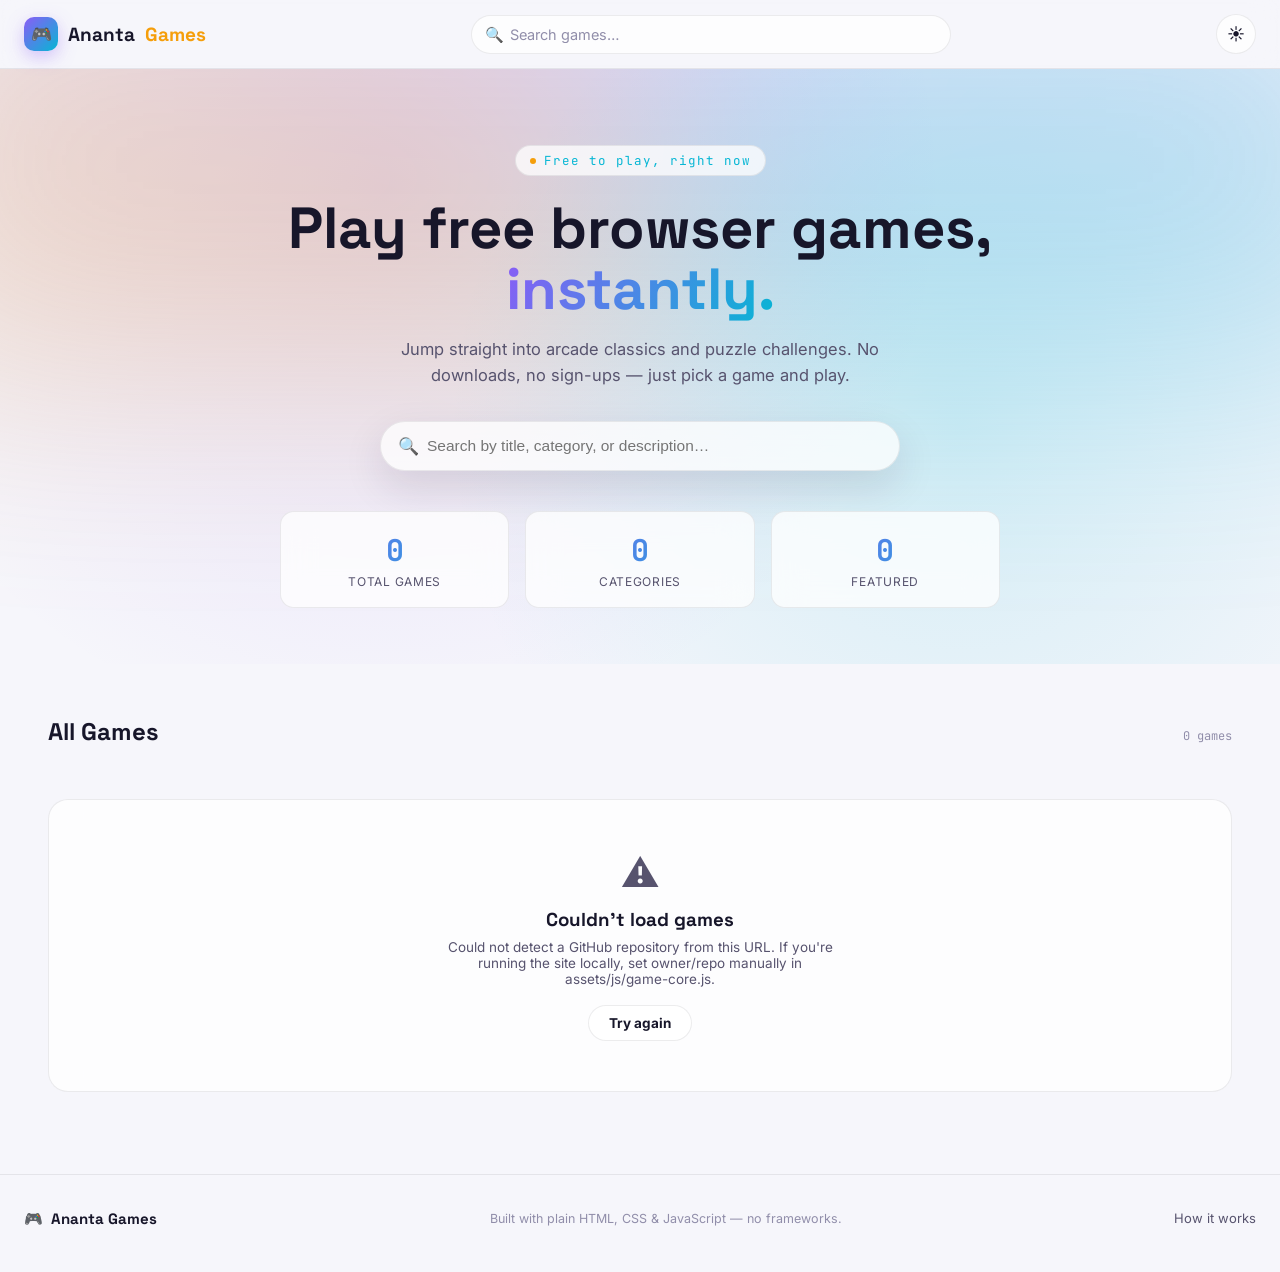
<file: index.html>
<!DOCTYPE html>
<html lang="en" data-theme="dark">
<head>
<meta charset="UTF-8">
<meta name="viewport" content="width=device-width, initial-scale=1.0">
<title>Ananta Games — Play instantly, no installs</title>
<meta name="description" content="Free browser games you can play instantly — no downloads, no sign-ups.">
<link rel="icon" type="image/svg+xml" href="assets/favicon.svg">
<link rel="stylesheet" href="assets/css/style.css">
</head>
<body data-theme="dark">

<header class="site-header">
  <div class="header-inner">
    <a class="logo" href="index.html" aria-label="Ananta Games home">
      <span class="logo-mark" aria-hidden="true">🎮</span>
      Ananta <span class="accent">Games</span>
    </a>

    <div class="search-wrap">
      <span class="search-icon" aria-hidden="true">🔍</span>
      <label for="searchInput" class="visually-hidden">Search games</label>
      <input type="search" id="searchInput" placeholder="Search games…" autocomplete="off">
    </div>

    <button class="icon-btn" id="themeToggle" type="button" aria-label="Toggle dark and light theme">
      <span id="themeIcon" aria-hidden="true">☾</span>
    </button>
  </div>
</header>

<main>

  <section class="hero">
    <div class="hero-inner">
      <span class="eyebrow"><span class="dot" aria-hidden="true"></span> Free to play, right now</span>
      <h1>Play free browser games, <span class="grad">instantly.</span></h1>
      <p class="lead">Jump straight into arcade classics and puzzle challenges. No downloads, no sign-ups — just pick a game and play.</p>

      <div class="hero-search">
        <span class="search-icon" aria-hidden="true">🔍</span>
        <label for="heroSearchInput" class="visually-hidden">Search games</label>
        <input type="search" id="heroSearchInput" placeholder="Search by title, category, or description…" autocomplete="off">
      </div>

      <div class="stats-strip" aria-live="polite">
        <div class="stat-card glass">
          <div class="stat-num" id="statTotal">0</div>
          <div class="stat-label">Total games</div>
        </div>
        <div class="stat-card glass">
          <div class="stat-num" id="statCategories">0</div>
          <div class="stat-label">Categories</div>
        </div>
        <div class="stat-card glass">
          <div class="stat-num" id="statFeatured">0</div>
          <div class="stat-label">Featured</div>
        </div>
      </div>
    </div>
  </section>

  <section class="section" id="featuredSection" style="display:none;">
    <div class="container">
      <div class="section-head">
        <h2>★ Featured Games</h2>
      </div>
      <div class="game-grid" id="featuredGrid"></div>
    </div>
  </section>

  <section class="section" id="allGamesSection">
    <div class="container">
      <div class="section-head">
        <h2>All Games</h2>
        <span class="count-badge" id="allGamesCount">0 games</span>
      </div>

      <div class="filters" id="filters" role="group" aria-label="Filter by category"></div>

      <div id="stateArea"></div>
      <div class="game-grid" id="allGamesGrid"></div>
    </div>
  </section>

</main>

<footer class="site-footer">
  <div class="footer-inner">
    <div class="footer-logo"><span aria-hidden="true">🎮</span> Ananta Games</div>
    <p>Built with plain HTML, CSS &amp; JavaScript — no frameworks.</p>
    <div class="footer-links">
      <a href="README.md">How it works</a>
    </div>
  </div>
</footer>

<script src="assets/js/game-core.js"></script>
<script src="assets/js/app.js"></script>
</body>
</html>
</file>
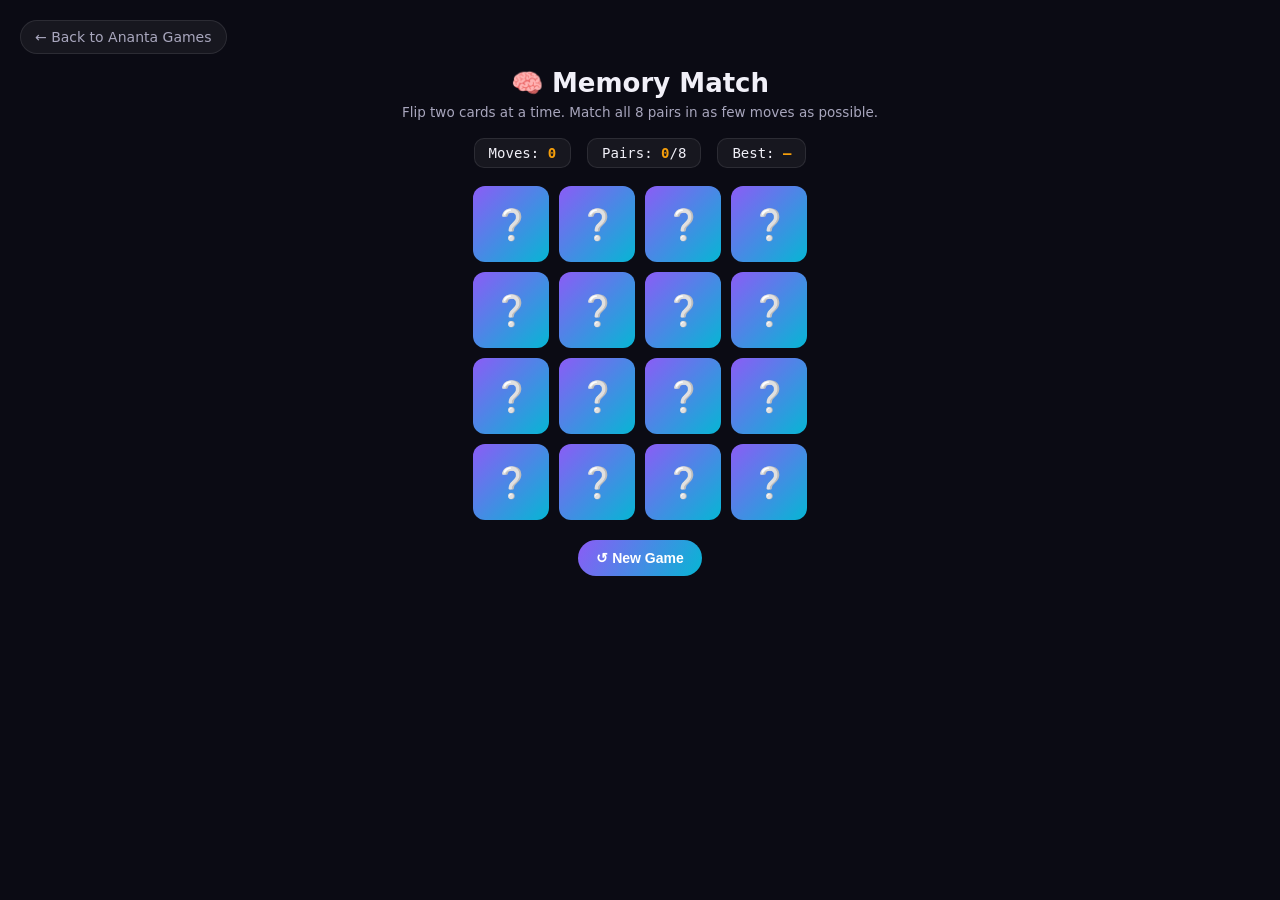
<file: games/memory-match.html>
<!-- GAME_INFO
title: Memory Match
description: Flip cards and find every matching pair before you run out of patience.
category: Puzzle
icon: 🧠
featured: false
-->
<!DOCTYPE html>
<html lang="en">
<head>
<meta charset="UTF-8">
<meta name="viewport" content="width=device-width, initial-scale=1.0">
<title>Memory Match — Ananta Games</title>
<style>
  :root{
    --primary:#8B5CF6; --secondary:#06B6D4; --accent:#F59E0B;
    --bg:#0b0b14; --surface: rgba(255,255,255,0.05); --border: rgba(255,255,255,0.09);
    --text:#f1f0f8; --text-soft:#a8a6bd;
  }
  *{ box-sizing:border-box; }
  body{
    margin:0; min-height:100vh; background:var(--bg); color:var(--text);
    font-family:'Segoe UI', system-ui, sans-serif;
    display:flex; flex-direction:column; align-items:center; padding:20px;
  }
  a.back{
    align-self:flex-start; color:var(--text-soft); text-decoration:none; font-size:14px;
    margin-bottom:14px; padding:8px 14px; border:1px solid var(--border); border-radius:999px;
    background:var(--surface);
  }
  a.back:hover{ color:var(--text); }
  h1{ margin:0 0 6px; font-size:26px; }
  p.sub{ color:var(--text-soft); margin:0 0 18px; font-size:13.5px; }

  .hud{ display:flex; gap:16px; margin-bottom:18px; font-family:'Consolas', monospace; font-size:14px; }
  .hud span{ background:var(--surface); border:1px solid var(--border); padding:6px 14px; border-radius:10px; }
  .hud b{ color:var(--accent); }

  #grid{
    display:grid;
    grid-template-columns: repeat(4, 76px);
    grid-gap: 10px;
  }
  .card{
    width:76px; height:76px;
    border-radius:12px;
    cursor:pointer;
    perspective: 600px;
  }
  .card .inner{
    position:relative; width:100%; height:100%;
    transform-style: preserve-3d;
    transition: transform .35s ease;
  }
  .card.flipped .inner, .card.matched .inner{ transform: rotateY(180deg); }
  .face{
    position:absolute; inset:0;
    border-radius:12px;
    display:flex; align-items:center; justify-content:center;
    font-size:30px;
    backface-visibility:hidden;
  }
  .face.back{
    background: linear-gradient(135deg, var(--primary), var(--secondary));
  }
  .face.front{
    background: var(--surface);
    border: 1px solid var(--border);
    transform: rotateY(180deg);
  }
  .card.matched .face.front{ background: rgba(245,158,11,0.18); border-color: var(--accent); }

  .controls{ margin-top:20px; }
  button.ctrl{
    background:linear-gradient(120deg, var(--primary), var(--secondary));
    color:#fff; border:none; font-weight:700; padding:10px 18px; border-radius:999px;
    cursor:pointer; font-size:14px;
  }

  .overlay{
    position:fixed; inset:0; background:rgba(5,5,10,0.85);
    display:none; align-items:center; justify-content:center; flex-direction:column; gap:14px;
    text-align:center; padding:20px;
  }
  .overlay.show{ display:flex; }
  .overlay h2{ font-size:28px; margin:0; }
  .overlay p{ color:var(--text-soft); margin:0; }

  @media (max-width:420px){
    #grid{ grid-template-columns: repeat(4, 66px); }
    .card{ width:66px; height:66px; }
  }
</style>
</head>
<body>
  <a class="back" href="../index.html">← Back to Ananta Games</a>
  <h1>🧠 Memory Match</h1>
  <p class="sub">Flip two cards at a time. Match all 8 pairs in as few moves as possible.</p>

  <div class="hud">
    <span>Moves: <b id="moves">0</b></span>
    <span>Pairs: <b id="pairs">0</b>/8</span>
    <span>Best: <b id="best">—</b></span>
  </div>

  <div id="grid" role="grid" aria-label="Memory match board"></div>

  <div class="controls">
    <button class="ctrl" id="restartBtn">↺ New Game</button>
  </div>

  <div class="overlay" id="overlay">
    <h2>🎉 Solved!</h2>
    <p id="overlayText">You matched all pairs.</p>
    <button class="ctrl" id="playAgainBtn">Play Again</button>
  </div>

<script>
(function(){
  "use strict";

  var ICONS = ["🍄","🚀","🐙","🎲","🍕","🌵","🦊","🎧"];
  var STORAGE_KEY = "ananta_memory_best";

  var grid = document.getElementById("grid");
  var movesEl = document.getElementById("moves");
  var pairsEl = document.getElementById("pairs");
  var bestEl = document.getElementById("best");
  var overlay = document.getElementById("overlay");
  var overlayText = document.getElementById("overlayText");

  var deck, flipped, matchedCount, moves, lockBoard, cardsById;

  var best = null;
  try {
    var raw = localStorage.getItem(STORAGE_KEY);
    best = raw ? parseInt(raw, 10) : null;
  } catch(e){ best = null; }
  bestEl.textContent = best !== null && !isNaN(best) ? best : "—";

  function shuffle(arr){
    for(var i = arr.length - 1; i > 0; i--){
      var j = Math.floor(Math.random() * (i + 1));
      var tmp = arr[i]; arr[i] = arr[j]; arr[j] = tmp;
    }
    return arr;
  }

  function buildDeck(){
    var pairs = ICONS.concat(ICONS).map(function(icon, idx){
      return { id: idx, icon: icon, key: icon };
    });
    cardsById = {};
    pairs.forEach(function(card){ cardsById[card.id] = card; });
    return shuffle(pairs);
  }

  function render(){
    grid.innerHTML = "";
    deck.forEach(function(card){
      var el = document.createElement("div");
      el.className = "card";
      el.setAttribute("data-id", card.id);
      el.setAttribute("role", "button");
      el.setAttribute("tabindex", "0");
      el.setAttribute("aria-label", "Memory card, hidden");
      el.innerHTML =
        '<div class="inner">' +
          '<div class="face back" aria-hidden="true">❔</div>' +
          '<div class="face front" aria-hidden="true">' + card.icon + '</div>' +
        '</div>';
      el.addEventListener("click", function(){ handleFlip(card.id, el); });
      el.addEventListener("keydown", function(e){
        if(e.key === "Enter" || e.key === " "){
          e.preventDefault();
          handleFlip(card.id, el);
        }
      });
      grid.appendChild(el);
    });
  }

  function handleFlip(id, el){
    if(lockBoard) return;
    if(el.classList.contains("flipped") || el.classList.contains("matched")) return;
    if(flipped.length === 2) return;

    el.classList.add("flipped");
    flipped.push({ id: id, el: el });

    if(flipped.length === 2){
      moves += 1;
      movesEl.textContent = String(moves);
      checkMatch();
    }
  }

  function checkMatch(){
    var a = flipped[0], b = flipped[1];
    var cardA = cardsById[a.id], cardB = cardsById[b.id];

    if(cardA.key === cardB.key){
      a.el.classList.add("matched");
      b.el.classList.add("matched");
      matchedCount += 1;
      pairsEl.textContent = String(matchedCount);
      flipped = [];
      if(matchedCount === ICONS.length){
        finishGame();
      }
    } else {
      lockBoard = true;
      setTimeout(function(){
        a.el.classList.remove("flipped");
        b.el.classList.remove("flipped");
        flipped = [];
        lockBoard = false;
      }, 700);
    }
  }

  function finishGame(){
    if(best === null || isNaN(best) || moves < best){
      best = moves;
      bestEl.textContent = String(best);
      try { localStorage.setItem(STORAGE_KEY, String(best)); } catch(e){ /* ignore */ }
    }
    overlayText.textContent = "Solved in " + moves + " moves.";
    overlay.classList.add("show");
  }

  function startGame(){
    overlay.classList.remove("show");
    deck = buildDeck();
    flipped = [];
    matchedCount = 0;
    moves = 0;
    lockBoard = false;
    movesEl.textContent = "0";
    pairsEl.textContent = "0";
    render();
  }

  document.getElementById("restartBtn").addEventListener("click", startGame);
  document.getElementById("playAgainBtn").addEventListener("click", startGame);

  startGame();
})();
</script>
</body>
</html>
</file>
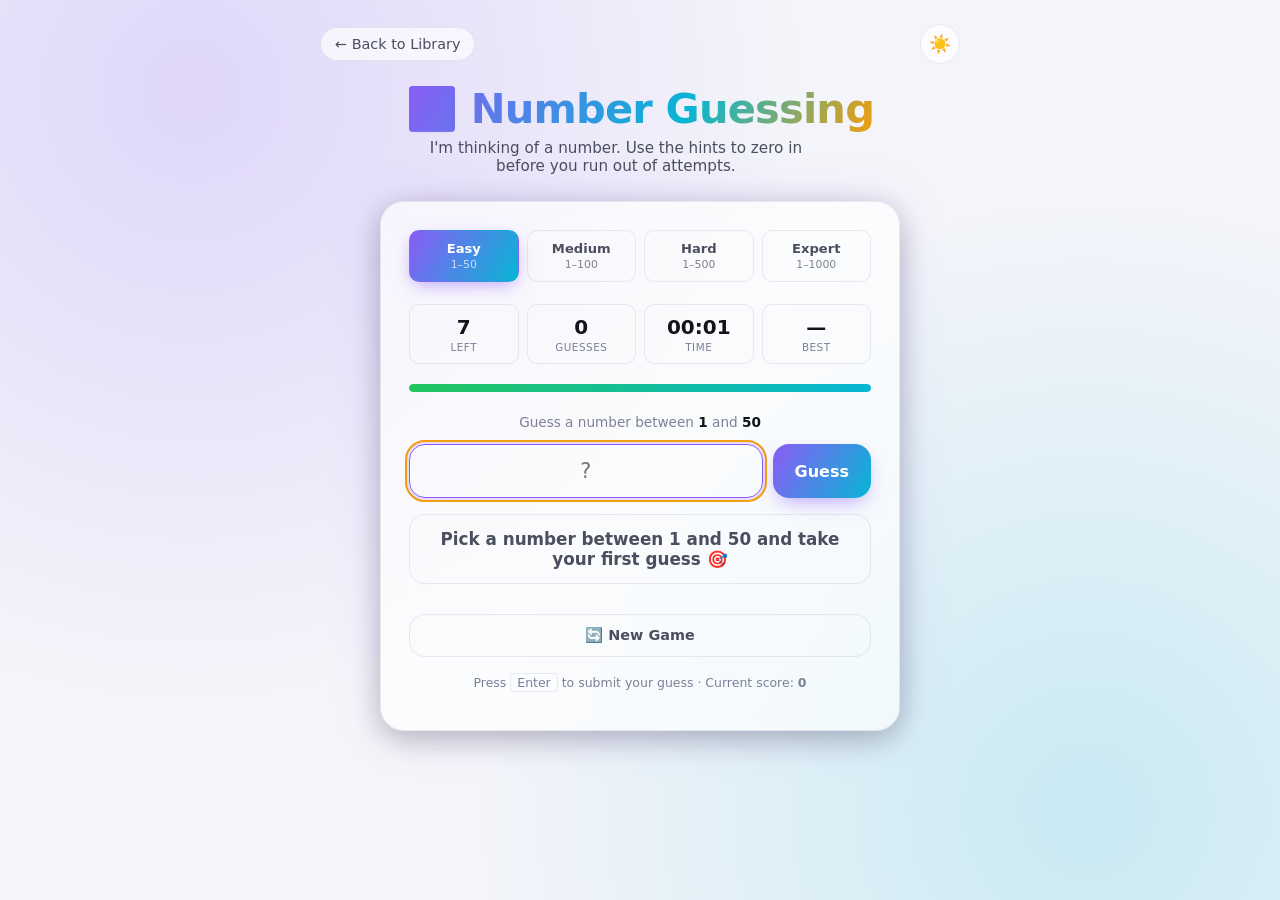
<file: games/number-guessing.html>
<!-- GAME_INFO
title: Number Guessing
description: Guess the secret number using logical hints with multiple difficulty levels.
category: Puzzle
icon: 🔢
featured: false
-->
<!DOCTYPE html>
<html lang="en">
<head>
<meta charset="UTF-8">
<meta name="viewport" content="width=device-width, initial-scale=1.0, maximum-scale=1.0">
<title>Number Guessing — Ananta Games</title>

<style>
  /* ============================================================
     DESIGN TOKENS — matches Ananta Games brand
     (violet / cyan / amber, dark-first glassmorphism)
     ============================================================ */
  :root{
    --violet:#8B5CF6;
    --cyan:#06B6D4;
    --amber:#F59E0B;
    --green:#22C55E;
    --red:#EF4444;

    --bg-0:#0B0E17;
    --bg-1:#11162355;
    --card-bg:rgba(255,255,255,0.05);
    --card-border:rgba(255,255,255,0.10);
    --text-0:#F5F6FA;
    --text-1:#B6BAC9;
    --text-2:#7B8098;

    --font-display:'Space Grotesk','Segoe UI',system-ui,sans-serif;
    --font-body:'Inter','Segoe UI',system-ui,sans-serif;

    --radius-lg:24px;
    --radius-md:16px;
    --radius-sm:10px;

    --shadow-glow: 0 0 60px -15px rgba(139,92,246,0.45);
    color-scheme: dark;
  }

  [data-theme="light"]{
    --bg-0:#F4F5FA;
    --bg-1:#ffffffaa;
    --card-bg:rgba(255,255,255,0.65);
    --card-border:rgba(20,20,40,0.08);
    --text-0:#12131C;
    --text-1:#4A4E5E;
    --text-2:#7B8098;
    --shadow-glow: 0 0 60px -15px rgba(139,92,246,0.25);
    color-scheme: light;
  }

  *,*::before,*::after{ box-sizing:border-box; }

  html,body{
    height:100%;
    margin:0;
  }

  body{
    font-family:var(--font-body);
    background:
      radial-gradient(circle at 15% 10%, rgba(139,92,246,0.20), transparent 45%),
      radial-gradient(circle at 85% 90%, rgba(6,182,212,0.18), transparent 45%),
      var(--bg-0);
    color:var(--text-0);
    min-height:100vh;
    display:flex;
    flex-direction:column;
    align-items:center;
    padding:24px 16px 60px;
    overflow-x:hidden;
    transition:background 0.4s ease, color 0.4s ease;
  }

  /* ---------- top bar ---------- */
  .topbar{
    width:100%;
    max-width:640px;
    display:flex;
    align-items:center;
    justify-content:space-between;
    margin-bottom:20px;
  }
  .back-link{
    display:inline-flex;
    align-items:center;
    gap:6px;
    color:var(--text-1);
    text-decoration:none;
    font-size:0.9rem;
    font-weight:500;
    padding:8px 14px;
    border-radius:999px;
    border:1px solid var(--card-border);
    background:var(--card-bg);
    backdrop-filter:blur(10px);
    transition:all .2s ease;
  }
  .back-link:hover{ color:var(--text-0); border-color:var(--violet); transform:translateX(-2px); }

  .theme-toggle{
    width:40px;height:40px;
    border-radius:999px;
    border:1px solid var(--card-border);
    background:var(--card-bg);
    backdrop-filter:blur(10px);
    display:flex;align-items:center;justify-content:center;
    cursor:pointer;
    font-size:1.1rem;
    color:var(--text-0);
    transition:transform .25s ease, border-color .25s ease;
  }
  .theme-toggle:hover{ transform:rotate(15deg) scale(1.05); border-color:var(--amber); }

  /* ---------- header ---------- */
  .game-header{
    text-align:center;
    margin-bottom:26px;
  }
  .game-header h1{
    font-family:var(--font-display);
    font-size:clamp(1.8rem,5vw,2.6rem);
    margin:0 0 6px;
    background:linear-gradient(120deg,var(--violet),var(--cyan) 60%,var(--amber));
    -webkit-background-clip:text;
    background-clip:text;
    color:transparent;
    letter-spacing:-0.02em;
  }
  .game-header p{
    margin:0;
    color:var(--text-1);
    font-size:0.95rem;
    max-width:420px;
  }

  /* ---------- card ---------- */
  .card{
    position:relative;
    width:100%;
    max-width:520px;
    background:var(--card-bg);
    border:1px solid var(--card-border);
    border-radius:var(--radius-lg);
    backdrop-filter:blur(18px);
    -webkit-backdrop-filter:blur(18px);
    box-shadow:var(--shadow-glow), 0 8px 30px rgba(0,0,0,0.25);
    padding:28px;
    animation:cardIn 0.6s cubic-bezier(.2,.8,.2,1) both;
  }
  @keyframes cardIn{
    from{ opacity:0; transform:translateY(18px) scale(0.98); }
    to{ opacity:1; transform:translateY(0) scale(1); }
  }

  /* ---------- difficulty selector ---------- */
  .difficulty-row{
    display:grid;
    grid-template-columns:repeat(4,1fr);
    gap:8px;
    margin-bottom:22px;
  }
  .diff-btn{
    font-family:var(--font-body);
    font-weight:600;
    font-size:0.82rem;
    padding:10px 4px;
    border-radius:var(--radius-sm);
    border:1px solid var(--card-border);
    background:rgba(255,255,255,0.03);
    color:var(--text-1);
    cursor:pointer;
    transition:all .2s ease;
  }
  .diff-btn small{ display:block; font-weight:400; opacity:0.7; font-size:0.68rem; margin-top:2px;}
  .diff-btn:hover{ border-color:var(--cyan); color:var(--text-0); transform:translateY(-2px); }
  .diff-btn.active{
    color:#fff;
    border-color:transparent;
    background:linear-gradient(120deg,var(--violet),var(--cyan));
    box-shadow:0 6px 18px -4px rgba(139,92,246,0.55);
  }
  .diff-btn:focus-visible, .icon-btn:focus-visible, .action-btn:focus-visible, input:focus-visible{
    outline:2px solid var(--amber);
    outline-offset:2px;
  }

  /* ---------- stats strip ---------- */
  .stats-strip{
    display:grid;
    grid-template-columns:repeat(4,1fr);
    gap:8px;
    margin-bottom:20px;
  }
  .stat-box{
    text-align:center;
    background:rgba(255,255,255,0.03);
    border:1px solid var(--card-border);
    border-radius:var(--radius-sm);
    padding:10px 4px;
  }
  .stat-box .val{
    font-family:var(--font-display);
    font-size:1.25rem;
    font-weight:700;
    color:var(--text-0);
    transition:color .2s ease, transform .2s ease;
  }
  .stat-box .lbl{
    font-size:0.65rem;
    text-transform:uppercase;
    letter-spacing:0.05em;
    color:var(--text-2);
    margin-top:2px;
  }
  .stat-pulse{ animation:pulseVal .4s ease; }
  @keyframes pulseVal{
    0%{ transform:scale(1); }
    40%{ transform:scale(1.25); color:var(--amber); }
    100%{ transform:scale(1); }
  }

  /* ---------- progress bar (attempts remaining) ---------- */
  .progress-wrap{
    height:8px;
    width:100%;
    border-radius:999px;
    background:rgba(255,255,255,0.06);
    overflow:hidden;
    margin-bottom:22px;
  }
  .progress-bar{
    height:100%;
    width:100%;
    border-radius:999px;
    background:linear-gradient(90deg,var(--green),var(--cyan));
    transition:width .4s ease, background .4s ease;
  }

  /* ---------- range hint ---------- */
  .range-hint{
    text-align:center;
    font-size:0.85rem;
    color:var(--text-2);
    margin-bottom:14px;
  }
  .range-hint strong{ color:var(--text-0); }

  /* ---------- input row ---------- */
  .input-row{
    display:flex;
    gap:10px;
    margin-bottom:16px;
  }
  #guessInput{
    flex:1;
    font-family:var(--font-display);
    font-size:1.3rem;
    text-align:center;
    padding:14px 10px;
    border-radius:var(--radius-md);
    border:1px solid var(--card-border);
    background:rgba(255,255,255,0.04);
    color:var(--text-0);
    -moz-appearance:textfield;
    transition:border-color .2s ease, box-shadow .2s ease;
  }
  #guessInput::-webkit-outer-spin-button,
  #guessInput::-webkit-inner-spin-button{ -webkit-appearance:none; margin:0; }
  #guessInput:focus{
    border-color:var(--violet);
    box-shadow:0 0 0 4px rgba(139,92,246,0.18);
  }
  #guessInput.shake{ animation:shake .35s ease; }
  @keyframes shake{
    0%,100%{ transform:translateX(0); }
    20%{ transform:translateX(-8px); }
    40%{ transform:translateX(8px); }
    60%{ transform:translateX(-5px); }
    80%{ transform:translateX(5px); }
  }

  .action-btn{
    font-family:var(--font-display);
    font-weight:600;
    font-size:1rem;
    padding:14px 22px;
    border-radius:var(--radius-md);
    border:none;
    cursor:pointer;
    color:#fff;
    background:linear-gradient(120deg,var(--violet),var(--cyan));
    box-shadow:0 8px 20px -6px rgba(139,92,246,0.6);
    transition:transform .15s ease, box-shadow .15s ease, filter .15s ease;
    white-space:nowrap;
  }
  .action-btn:hover{ transform:translateY(-2px); filter:brightness(1.08); }
  .action-btn:active{ transform:translateY(0) scale(0.97); }
  .action-btn:disabled{ opacity:0.5; cursor:not-allowed; transform:none; }

  .secondary-btn{
    width:100%;
    font-family:var(--font-body);
    font-weight:600;
    font-size:0.9rem;
    padding:12px;
    border-radius:var(--radius-md);
    border:1px solid var(--card-border);
    background:rgba(255,255,255,0.03);
    color:var(--text-1);
    cursor:pointer;
    transition:all .2s ease;
  }
  .secondary-btn:hover{ color:var(--text-0); border-color:var(--amber); }

  /* ---------- current hint banner ---------- */
  .hint-banner{
    text-align:center;
    font-family:var(--font-display);
    font-weight:600;
    font-size:1.05rem;
    padding:14px;
    border-radius:var(--radius-md);
    margin-bottom:16px;
    background:rgba(255,255,255,0.04);
    border:1px solid var(--card-border);
    color:var(--text-1);
    min-height:52px;
    display:flex;
    align-items:center;
    justify-content:center;
    gap:8px;
    transition:all .3s ease;
  }
  .hint-banner.high{ color:var(--red); border-color:rgba(239,68,68,0.4); background:rgba(239,68,68,0.08); }
  .hint-banner.low{ color:var(--cyan); border-color:rgba(6,182,212,0.4); background:rgba(6,182,212,0.08); }
  .hint-banner.close{ color:var(--amber); border-color:rgba(245,158,11,0.4); background:rgba(245,158,11,0.08); }
  .hint-banner.win{ color:var(--green); border-color:rgba(34,197,94,0.4); background:rgba(34,197,94,0.08); }

  /* ---------- previous guesses ---------- */
  .guess-history{
    display:flex;
    flex-wrap:wrap;
    gap:8px;
    max-height:130px;
    overflow-y:auto;
    padding:4px 2px;
    margin-bottom:6px;
  }
  .guess-chip{
    font-family:var(--font-display);
    font-weight:600;
    font-size:0.85rem;
    padding:6px 12px;
    border-radius:999px;
    color:#fff;
    animation:chipIn .25s ease both;
    white-space:nowrap;
  }
  @keyframes chipIn{
    from{ opacity:0; transform:scale(0.6); }
    to{ opacity:1; transform:scale(1); }
  }
  .guess-chip.high{ background:linear-gradient(120deg,#EF4444,#B91C1C); }
  .guess-chip.low{ background:linear-gradient(120deg,#06B6D4,#0E7490); }
  .guess-chip.close{ background:linear-gradient(120deg,#F59E0B,#B45309); }
  .guess-chip.win{ background:linear-gradient(120deg,#22C55E,#15803D); }

  /* ---------- overlay (win / lose dialog) ---------- */
  .overlay{
    position:fixed; inset:0;
    background:rgba(5,6,12,0.72);
    backdrop-filter:blur(6px);
    display:flex; align-items:center; justify-content:center;
    z-index:100;
    opacity:0;
    pointer-events:none;
    transition:opacity .3s ease;
    padding:20px;
  }
  .overlay.show{ opacity:1; pointer-events:auto; }
  .dialog{
    background:var(--card-bg);
    border:1px solid var(--card-border);
    border-radius:var(--radius-lg);
    backdrop-filter:blur(20px);
    padding:34px 30px;
    max-width:380px;
    width:100%;
    text-align:center;
    transform:translateY(30px) scale(0.92);
    transition:transform .35s cubic-bezier(.2,.8,.2,1);
    box-shadow:0 20px 60px rgba(0,0,0,0.4);
  }
  .overlay.show .dialog{ transform:translateY(0) scale(1); }
  .dialog .emoji{ font-size:3.2rem; margin-bottom:6px; display:block; animation:bounce 0.6s ease; }
  @keyframes bounce{
    0%{ transform:scale(0.4) rotate(-10deg); opacity:0;}
    60%{ transform:scale(1.15) rotate(4deg); opacity:1;}
    100%{ transform:scale(1) rotate(0); }
  }
  .dialog h2{
    font-family:var(--font-display);
    font-size:1.6rem;
    margin:0 0 8px;
  }
  .dialog h2.win-title{
    background:linear-gradient(120deg,var(--green),var(--cyan));
    -webkit-background-clip:text; background-clip:text; color:transparent;
  }
  .dialog h2.lose-title{ color:var(--red); }
  .dialog p{ color:var(--text-1); margin:0 0 18px; font-size:0.95rem; }
  .dialog .score-row{
    display:flex; justify-content:space-around; margin-bottom:20px;
  }
  .dialog .score-row div{ text-align:center; }
  .dialog .score-row .val{ font-family:var(--font-display); font-size:1.4rem; font-weight:700; }
  .dialog .score-row .lbl{ font-size:0.7rem; color:var(--text-2); text-transform:uppercase; letter-spacing:0.04em; }
  .dialog .dialog-actions{ display:flex; gap:10px; }
  .dialog .dialog-actions .action-btn{ flex:1; }
  .new-best-badge{
    display:inline-block;
    margin-bottom:10px;
    padding:4px 12px;
    border-radius:999px;
    font-size:0.72rem;
    font-weight:700;
    letter-spacing:0.04em;
    background:linear-gradient(120deg,var(--amber),#fbbf24);
    color:#1a1200;
    animation:glowPulse 1.4s ease infinite;
  }
  @keyframes glowPulse{
    0%,100%{ box-shadow:0 0 0 0 rgba(245,158,11,0.5); }
    50%{ box-shadow:0 0 0 8px rgba(245,158,11,0); }
  }

  /* ---------- confetti ---------- */
  .confetti-piece{
    position:fixed;
    top:-10px;
    width:8px;
    height:14px;
    z-index:200;
    pointer-events:none;
    opacity:0.95;
    animation-name:confettiFall;
    animation-timing-function:cubic-bezier(.25,.46,.45,.94);
    animation-fill-mode:forwards;
  }
  @keyframes confettiFall{
    0%{ transform:translateY(0) rotate(0deg); opacity:1; }
    100%{ transform:translateY(105vh) rotate(720deg); opacity:0; }
  }

  /* ---------- footer note ---------- */
  .footnote{
    margin-top:18px;
    text-align:center;
    font-size:0.78rem;
    color:var(--text-2);
  }
  .footnote kbd{
    font-family:var(--font-body);
    background:rgba(255,255,255,0.08);
    border:1px solid var(--card-border);
    border-radius:4px;
    padding:1px 6px;
  }

  .sr-only{
    position:absolute; width:1px;height:1px;
    padding:0; margin:-1px; overflow:hidden;
    clip:rect(0,0,0,0); white-space:nowrap; border:0;
  }

  @media (max-width:480px){
    .card{ padding:20px; }
    .difficulty-row{ grid-template-columns:repeat(2,1fr); }
    .input-row{ flex-direction:column; }
    .action-btn{ width:100%; }
  }

  @media (prefers-reduced-motion:reduce){
    *{ animation-duration:0.001ms !important; animation-iteration-count:1 !important; transition-duration:0.001ms !important; }
  }
</style>
</head>
<body>

<div class="topbar">
  <a class="back-link" href="../index.html">&larr; Back to Library</a>
  <button class="theme-toggle" id="themeToggle" aria-label="Toggle dark or light theme">🌙</button>
</div>

<header class="game-header">
  <h1>🔢 Number Guessing</h1>
  <p>I'm thinking of a number. Use the hints to zero in before you run out of attempts.</p>
</header>

<main class="card" role="main">

  <!-- Difficulty selector -->
  <div class="difficulty-row" role="group" aria-label="Select difficulty">
    <button class="diff-btn active" data-diff="easy">Easy<small>1–50</small></button>
    <button class="diff-btn" data-diff="medium">Medium<small>1–100</small></button>
    <button class="diff-btn" data-diff="hard">Hard<small>1–500</small></button>
    <button class="diff-btn" data-diff="expert">Expert<small>1–1000</small></button>
  </div>

  <!-- Stats -->
  <div class="stats-strip">
    <div class="stat-box"><div class="val" id="statAttempts">7</div><div class="lbl">Left</div></div>
    <div class="stat-box"><div class="val" id="statGuesses">0</div><div class="lbl">Guesses</div></div>
    <div class="stat-box"><div class="val" id="statTimer">00:00</div><div class="lbl">Time</div></div>
    <div class="stat-box"><div class="val" id="statBest">—</div><div class="lbl">Best</div></div>
  </div>

  <div class="progress-wrap" aria-hidden="true">
    <div class="progress-bar" id="progressBar"></div>
  </div>

  <p class="range-hint">Guess a number between <strong id="rangeMin">1</strong> and <strong id="rangeMax">50</strong></p>

  <div class="input-row">
    <label for="guessInput" class="sr-only">Your guess</label>
    <input type="number" id="guessInput" inputmode="numeric" placeholder="?" autocomplete="off" min="1" max="50">
    <button class="action-btn" id="guessBtn">Guess</button>
  </div>

  <div class="hint-banner" id="hintBanner" role="status" aria-live="polite">Pick a difficulty and take your first guess 🎯</div>

  <div class="guess-history" id="guessHistory" aria-label="Previous guesses"></div>

  <button class="secondary-btn" id="newGameBtn">🔄 New Game</button>

  <p class="footnote">Press <kbd>Enter</kbd> to submit your guess &middot; Current score: <strong id="statScore">0</strong></p>
</main>

<!-- Result dialog (win/lose) -->
<div class="overlay" id="overlay">
  <div class="dialog" id="dialog">
    <span class="emoji" id="dialogEmoji">🎉</span>
    <div id="newBestBadge" class="new-best-badge" style="display:none;">✨ NEW BEST SCORE</div>
    <h2 id="dialogTitle" class="win-title">You got it!</h2>
    <p id="dialogText">The number was 27.</p>
    <div class="score-row">
      <div><div class="val" id="dialogScore">0</div><div class="lbl">Score</div></div>
      <div><div class="val" id="dialogGuesses">0</div><div class="lbl">Guesses</div></div>
      <div><div class="val" id="dialogTime">00:00</div><div class="lbl">Time</div></div>
    </div>
    <div class="dialog-actions">
      <button class="action-btn" id="dialogPlayAgain">Play Again</button>
    </div>
  </div>
</div>

<script>
(function(){
  "use strict";

  /* ============================================================
     THEME — follows the site's data-theme / ananta_theme convention
     ============================================================ */
  const ThemeModule = (function(){
    const STORAGE_KEY = "ananta_theme";

    function apply(theme){
      document.documentElement.setAttribute("data-theme", theme);
      const btn = document.getElementById("themeToggle");
      if (btn) btn.textContent = theme === "dark" ? "🌙" : "☀️";
    }

    function init(){
      let saved = null;
      try { saved = localStorage.getItem(STORAGE_KEY); } catch(e) {}
      if (saved === "dark" || saved === "light"){
        apply(saved);
      } else {
        const prefersLight = window.matchMedia && window.matchMedia("(prefers-color-scheme: light)").matches;
        apply(prefersLight ? "light" : "dark");
      }
    }

    function toggle(){
      const current = document.documentElement.getAttribute("data-theme") === "light" ? "light" : "dark";
      const next = current === "light" ? "dark" : "light";
      apply(next);
      try { localStorage.setItem(STORAGE_KEY, next); } catch(e) {}
    }

    return { init, toggle };
  })();

  /* ============================================================
     SOUND — generated purely via the Web Audio API, no files
     ============================================================ */
  const SoundModule = (function(){
    let ctx = null;
    function getCtx(){
      if (!ctx){
        const AC = window.AudioContext || window.webkitAudioContext;
        if (AC) ctx = new AC();
      }
      return ctx;
    }

    function tone(freq, duration, type, gainStart, delay){
      const c = getCtx();
      if (!c) return;
      const osc = c.createOscillator();
      const gain = c.createGain();
      osc.type = type || "sine";
      osc.frequency.value = freq;
      const startTime = c.currentTime + (delay || 0);
      gain.gain.setValueAtTime(gainStart || 0.15, startTime);
      gain.gain.exponentialRampToValueAtTime(0.001, startTime + duration);
      osc.connect(gain);
      gain.connect(c.destination);
      osc.start(startTime);
      osc.stop(startTime + duration + 0.02);
    }

    return {
      click(){ tone(420, 0.08, "sine", 0.12); },
      tooHigh(){ tone(220, 0.18, "sawtooth", 0.10); },
      tooLow(){ tone(600, 0.18, "sawtooth", 0.10); },
      close(){ tone(500, 0.12, "triangle", 0.12); tone(650, 0.12, "triangle", 0.10, 0.08); },
      win(){
        [523.25, 659.25, 783.99, 1046.5].forEach(function(f, i){
          tone(f, 0.32, "triangle", 0.14, i * 0.11);
        });
      },
      lose(){
        [400, 340, 260, 180].forEach(function(f, i){
          tone(f, 0.28, "sawtooth", 0.12, i * 0.14);
        });
      },
      resume(){ const c = getCtx(); if (c && c.state === "suspended") c.resume(); }
    };
  })();

  /* ============================================================
     CONFETTI — pure CSS/JS particle burst
     ============================================================ */
  function fireConfetti(){
    const colors = ["#8B5CF6", "#06B6D4", "#F59E0B", "#22C55E", "#EF4444", "#FDE047"];
    const total = 90;
    for (let i = 0; i < total; i++){
      const piece = document.createElement("div");
      piece.className = "confetti-piece";
      const color = colors[Math.floor(Math.random() * colors.length)];
      piece.style.left = (Math.random() * 100) + "vw";
      piece.style.background = color;
      piece.style.borderRadius = Math.random() > 0.5 ? "50%" : "2px";
      const duration = 2.2 + Math.random() * 1.6;
      piece.style.animationDuration = duration + "s";
      piece.style.animationDelay = (Math.random() * 0.4) + "s";
      piece.style.width = (6 + Math.random() * 6) + "px";
      piece.style.height = (10 + Math.random() * 8) + "px";
      document.body.appendChild(piece);
      setTimeout(function(){ piece.remove(); }, (duration + 0.5) * 1000);
    }
  }

  /* ============================================================
     GAME LOGIC
     ============================================================ */
  const DIFFICULTIES = {
    easy:    { min: 1, max: 50,   attempts: 7,  label: "Easy"   },
    medium:  { min: 1, max: 100,  attempts: 8,  label: "Medium" },
    hard:    { min: 1, max: 500,  attempts: 10, label: "Hard"   },
    expert:  { min: 1, max: 1000, attempts: 12, label: "Expert" }
  };
  const BEST_KEY_PREFIX = "ananta_number_guessing_best_";

  // DOM refs
  const els = {
    diffBtns: Array.prototype.slice.call(document.querySelectorAll(".diff-btn")),
    rangeMin: document.getElementById("rangeMin"),
    rangeMax: document.getElementById("rangeMax"),
    statAttempts: document.getElementById("statAttempts"),
    statGuesses: document.getElementById("statGuesses"),
    statTimer: document.getElementById("statTimer"),
    statBest: document.getElementById("statBest"),
    statScore: document.getElementById("statScore"),
    progressBar: document.getElementById("progressBar"),
    guessInput: document.getElementById("guessInput"),
    guessBtn: document.getElementById("guessBtn"),
    hintBanner: document.getElementById("hintBanner"),
    guessHistory: document.getElementById("guessHistory"),
    newGameBtn: document.getElementById("newGameBtn"),
    overlay: document.getElementById("overlay"),
    dialogEmoji: document.getElementById("dialogEmoji"),
    dialogTitle: document.getElementById("dialogTitle"),
    dialogText: document.getElementById("dialogText"),
    dialogScore: document.getElementById("dialogScore"),
    dialogGuesses: document.getElementById("dialogGuesses"),
    dialogTime: document.getElementById("dialogTime"),
    newBestBadge: document.getElementById("newBestBadge"),
    dialogPlayAgain: document.getElementById("dialogPlayAgain")
  };

  const state = {
    difficulty: "easy",
    secret: 0,
    attemptsLeft: 0,
    guessCount: 0,
    guesses: [],
    startTime: null,
    timerInterval: null,
    elapsedSeconds: 0,
    gameOver: false
  };

  function randomInt(min, max){
    return Math.floor(Math.random() * (max - min + 1)) + min;
  }

  function getBest(diff){
    try {
      const v = localStorage.getItem(BEST_KEY_PREFIX + diff);
      return v ? parseInt(v, 10) : null;
    } catch(e){ return null; }
  }

  function setBest(diff, score){
    try { localStorage.setItem(BEST_KEY_PREFIX + diff, String(score)); } catch(e){}
  }

  function formatTime(totalSeconds){
    const m = Math.floor(totalSeconds / 60).toString().padStart(2, "0");
    const s = Math.floor(totalSeconds % 60).toString().padStart(2, "0");
    return m + ":" + s;
  }

  function pulse(el){
    el.classList.remove("stat-pulse");
    void el.offsetWidth; // restart animation
    el.classList.add("stat-pulse");
  }

  function updateBestDisplay(){
    const best = getBest(state.difficulty);
    els.statBest.textContent = best === null ? "—" : best;
  }

  function updateProgress(){
    const cfg = DIFFICULTIES[state.difficulty];
    const pct = Math.max(0, (state.attemptsLeft / cfg.attempts) * 100);
    els.progressBar.style.width = pct + "%";
    if (pct <= 25){
      els.progressBar.style.background = "linear-gradient(90deg,#EF4444,#F59E0B)";
    } else if (pct <= 55){
      els.progressBar.style.background = "linear-gradient(90deg,#F59E0B,#06B6D4)";
    } else {
      els.progressBar.style.background = "linear-gradient(90deg,#22C55E,#06B6D4)";
    }
  }

  function startTimer(){
    stopTimer();
    state.startTime = Date.now();
    state.timerInterval = setInterval(function(){
      state.elapsedSeconds = (Date.now() - state.startTime) / 1000;
      els.statTimer.textContent = formatTime(state.elapsedSeconds);
    }, 250);
  }

  function stopTimer(){
    if (state.timerInterval){
      clearInterval(state.timerInterval);
      state.timerInterval = null;
    }
  }

  function calcScore(cfg){
    // Reward: fewer guesses, less time, harder difficulty.
    const difficultyMultiplier = { easy: 1, medium: 1.6, hard: 2.4, expert: 3.2 }[state.difficulty];
    const attemptsFactor = state.attemptsLeft / cfg.attempts; // 0..1, more left = better
    const timeFactor = Math.max(0, 1 - (state.elapsedSeconds / 180)); // decays over 3 minutes
    const base = 1000 * (0.65 + 0.35 * attemptsFactor) * (0.7 + 0.3 * timeFactor);
    return Math.round(base * difficultyMultiplier);
  }

  function setActiveDifficultyButton(){
    els.diffBtns.forEach(function(btn){
      btn.classList.toggle("active", btn.dataset.diff === state.difficulty);
    });
  }

  function resetHintBanner(text){
    els.hintBanner.className = "hint-banner";
    els.hintBanner.textContent = text;
  }

  function renderGuessChip(guessValue, kind){
    const chip = document.createElement("span");
    chip.className = "guess-chip " + kind;
    chip.textContent = guessValue;
    els.guessHistory.appendChild(chip);
    els.guessHistory.scrollTop = els.guessHistory.scrollHeight;
  }

  function classify(guess, secret, range){
    if (guess === secret) return { kind: "win", text: "🎯 Exactly right!" };
    const distance = Math.abs(guess - secret);
    const proximity = distance / range; // 0 = right on top, 1 = max possible distance
    let closeness;
    if (proximity < 0.02) closeness = "Extremely close";
    else if (proximity < 0.06) closeness = "Very close";
    else if (proximity < 0.18) closeness = "Getting warmer";
    else closeness = "Far away";

    if (guess > secret){
      return { kind: "high", text: "📉 Too high — " + closeness };
    }
    return { kind: "low", text: "📈 Too low — " + closeness };
  }

  function newGame(){
    stopTimer();
    const cfg = DIFFICULTIES[state.difficulty];
    state.secret = randomInt(cfg.min, cfg.max);
    state.attemptsLeft = cfg.attempts;
    state.guessCount = 0;
    state.guesses = [];
    state.elapsedSeconds = 0;
    state.gameOver = false;

    els.rangeMin.textContent = cfg.min;
    els.rangeMax.textContent = cfg.max;
    els.guessInput.min = cfg.min;
    els.guessInput.max = cfg.max;
    els.guessInput.value = "";
    els.guessInput.disabled = false;
    els.guessBtn.disabled = false;

    els.statAttempts.textContent = state.attemptsLeft;
    els.statGuesses.textContent = "0";
    els.statTimer.textContent = "00:00";
    els.statScore.textContent = "0";
    els.guessHistory.innerHTML = "";

    updateBestDisplay();
    updateProgress();
    resetHintBanner("Pick a number between " + cfg.min + " and " + cfg.max + " and take your first guess 🎯");
    setActiveDifficultyButton();

    startTimer();
    els.guessInput.focus();
  }

  function endGame(won){
    state.gameOver = true;
    stopTimer();
    els.guessInput.disabled = true;
    els.guessBtn.disabled = true;

    const cfg = DIFFICULTIES[state.difficulty];
    let score = 0;
    let isNewBest = false;

    if (won){
      score = calcScore(cfg);
      els.statScore.textContent = score;
      const best = getBest(state.difficulty);
      if (best === null || score > best){
        setBest(state.difficulty, score);
        isNewBest = true;
      }
      SoundModule.win();
      fireConfetti();
    } else {
      SoundModule.lose();
    }

    updateBestDisplay();

    // Populate dialog
    els.dialogEmoji.textContent = won ? "🏆" : "💥";
    els.dialogTitle.textContent = won ? "You got it!" : "Out of attempts";
    els.dialogTitle.className = won ? "win-title" : "lose-title";
    els.dialogText.textContent = won
      ? "You found " + state.secret + " in " + state.guessCount + " guess" + (state.guessCount === 1 ? "" : "es") + "."
      : "The number was " + state.secret + ". Better luck next round!";
    els.dialogScore.textContent = won ? score : 0;
    els.dialogGuesses.textContent = state.guessCount;
    els.dialogTime.textContent = formatTime(state.elapsedSeconds);
    els.newBestBadge.style.display = (won && isNewBest) ? "inline-block" : "none";

    els.overlay.classList.add("show");
  }

  function submitGuess(){
    if (state.gameOver) return;
    SoundModule.resume();

    const cfg = DIFFICULTIES[state.difficulty];
    const raw = els.guessInput.value.trim();

    if (raw === "" || isNaN(raw)){
      els.guessInput.classList.remove("shake");
      void els.guessInput.offsetWidth;
      els.guessInput.classList.add("shake");
      resetHintBanner("⚠️ Enter a valid number first.");
      return;
    }

    const guess = Math.round(Number(raw));

    if (guess < cfg.min || guess > cfg.max){
      els.guessInput.classList.remove("shake");
      void els.guessInput.offsetWidth;
      els.guessInput.classList.add("shake");
      resetHintBanner("⚠️ Stay within " + cfg.min + "–" + cfg.max + ".");
      return;
    }

    if (state.guesses.indexOf(guess) !== -1){
      resetHintBanner("🔁 You already tried " + guess + " — pick a new number.");
      return;
    }

    state.guesses.push(guess);
    state.guessCount++;
    els.statGuesses.textContent = state.guessCount;
    pulse(els.statGuesses);

    const range = cfg.max - cfg.min;
    const result = classify(guess, state.secret, range);
    renderGuessChip(guess, result.kind);

    if (result.kind === "win"){
      els.hintBanner.className = "hint-banner win";
      els.hintBanner.textContent = result.text;
      endGame(true);
      return;
    }

    if (result.kind === "high") SoundModule.tooHigh();
    else SoundModule.tooLow();
    if (result.text.indexOf("close") !== -1) SoundModule.close();

    els.hintBanner.className = "hint-banner " + (result.kind === "high" ? "high" : "low");
    els.hintBanner.textContent = result.text;

    state.attemptsLeft--;
    els.statAttempts.textContent = state.attemptsLeft;
    pulse(els.statAttempts);
    updateProgress();

    els.guessInput.value = "";
    els.guessInput.focus();

    if (state.attemptsLeft <= 0){
      endGame(false);
    }
  }

  /* ============================================================
     EVENT WIRING
     ============================================================ */
  els.diffBtns.forEach(function(btn){
    btn.addEventListener("click", function(){
      SoundModule.click();
      state.difficulty = btn.dataset.diff;
      newGame();
    });
  });

  els.guessBtn.addEventListener("click", submitGuess);

  els.guessInput.addEventListener("keydown", function(e){
    if (e.key === "Enter"){
      e.preventDefault();
      submitGuess();
    }
  });

  els.newGameBtn.addEventListener("click", function(){
    SoundModule.click();
    newGame();
  });

  els.dialogPlayAgain.addEventListener("click", function(){
    SoundModule.click();
    els.overlay.classList.remove("show");
    newGame();
  });

  els.overlay.addEventListener("click", function(e){
    if (e.target === els.overlay){
      els.overlay.classList.remove("show");
      newGame();
    }
  });

  document.getElementById("themeToggle").addEventListener("click", ThemeModule.toggle);

  /* ============================================================
     INIT
     ============================================================ */
  ThemeModule.init();
  newGame();

})();
</script>

</body>
</html>
</file>
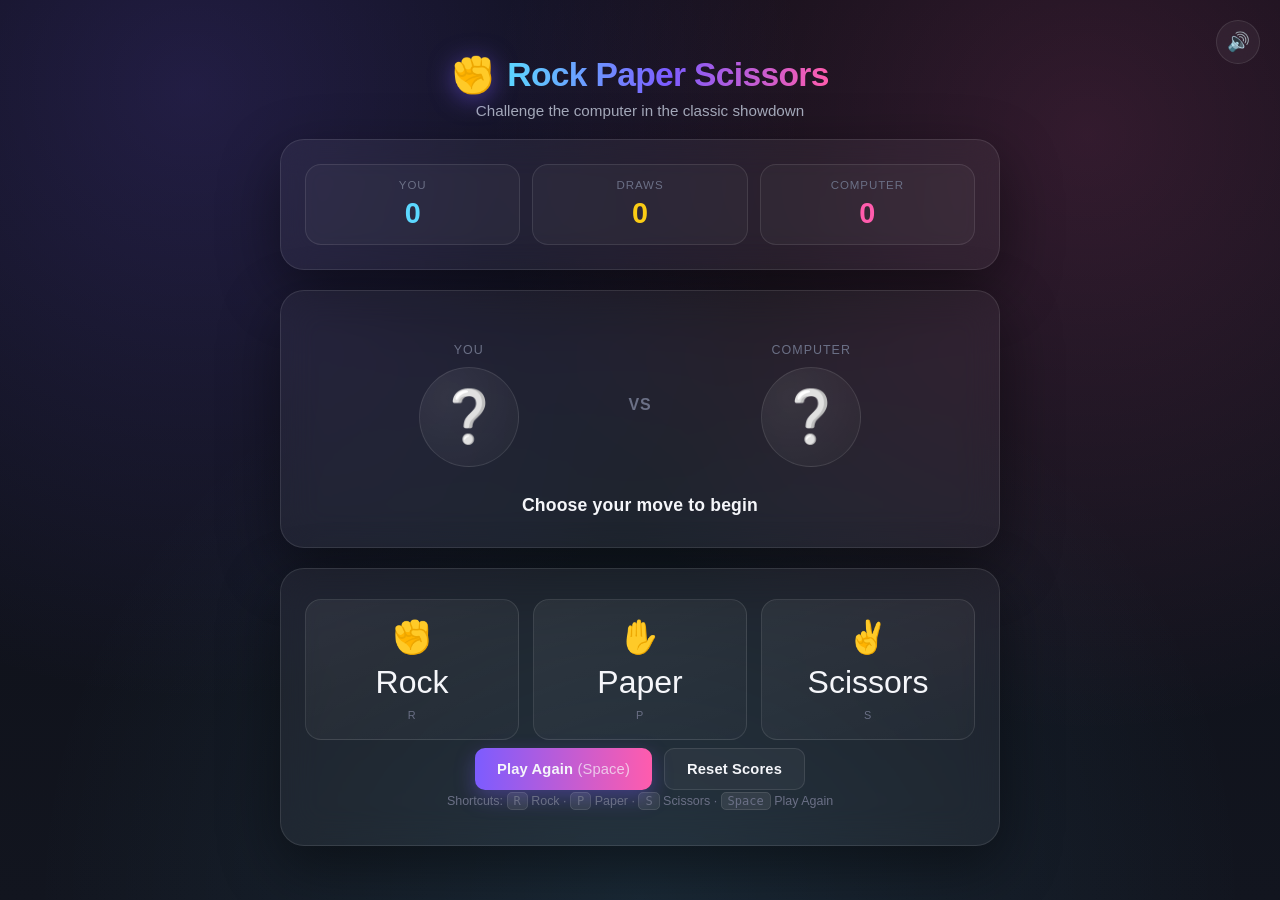
<file: games/rock-paper-scissors.html>
<!-- GAME_INFO
title: Rock Paper Scissors
description: Challenge the computer in the classic Rock Paper Scissors game.
category: Strategy
icon: ✊
featured: false
-->
<!DOCTYPE html>
<html lang="en">
<head>
<meta charset="UTF-8">
<meta name="viewport" content="width=device-width, initial-scale=1.0, viewport-fit=cover">
<title>Rock Paper Scissors | Ananta Games</title>
<style>
  :root{
    --bg-0:#0b0d14;
    --bg-1:#12151f;
    --card-bg:rgba(255,255,255,0.05);
    --card-border:rgba(255,255,255,0.10);
    --card-border-hover:rgba(255,255,255,0.22);
    --text-0:#f5f6fa;
    --text-1:#a7acbd;
    --text-2:#6b7086;
    --accent-1:#7c5cff;
    --accent-2:#ff5cad;
    --accent-3:#5cd8ff;
    --win:#4ade80;
    --lose:#ff6b6b;
    --draw:#facc15;
    --radius-lg:24px;
    --radius-md:16px;
    --radius-sm:10px;
    --shadow-lg:0 20px 60px rgba(0,0,0,0.45);
    --shadow-sm:0 8px 24px rgba(0,0,0,0.35);
    --transition-fast:180ms cubic-bezier(.4,0,.2,1);
    --transition-med:320ms cubic-bezier(.4,0,.2,1);
  }

  *{box-sizing:border-box;}
  html,body{
    margin:0;
    padding:0;
    min-height:100%;
  }
  body{
    font-family:-apple-system,BlinkMacSystemFont,"Segoe UI",Roboto,Helvetica,Arial,sans-serif;
    color:var(--text-0);
    background:
      radial-gradient(circle at 15% 10%, rgba(124,92,255,0.20), transparent 45%),
      radial-gradient(circle at 85% 15%, rgba(255,92,173,0.16), transparent 45%),
      radial-gradient(circle at 50% 100%, rgba(92,216,255,0.10), transparent 55%),
      linear-gradient(180deg, var(--bg-0), var(--bg-1));
    min-height:100vh;
    display:flex;
    align-items:center;
    justify-content:center;
    padding:24px;
    overflow-x:hidden;
  }

  .app{
    width:100%;
    max-width:720px;
    display:flex;
    flex-direction:column;
    gap:20px;
  }

  header{
    text-align:center;
    display:flex;
    flex-direction:column;
    gap:6px;
    align-items:center;
  }
  .title-row{
    display:flex;
    align-items:center;
    gap:12px;
    justify-content:center;
  }
  .title-icon{
    font-size:2.2rem;
    filter:drop-shadow(0 4px 12px rgba(124,92,255,0.5));
  }
  h1{
    font-size:clamp(1.5rem, 4vw, 2.1rem);
    margin:0;
    background:linear-gradient(90deg, var(--accent-3), var(--accent-1) 50%, var(--accent-2));
    -webkit-background-clip:text;
    background-clip:text;
    color:transparent;
    font-weight:800;
    letter-spacing:-0.02em;
  }
  .subtitle{
    color:var(--text-1);
    font-size:0.95rem;
    margin:0;
  }

  .sound-toggle{
    position:absolute;
    top:20px;
    right:20px;
    background:var(--card-bg);
    border:1px solid var(--card-border);
    color:var(--text-0);
    width:44px;
    height:44px;
    border-radius:50%;
    display:flex;
    align-items:center;
    justify-content:center;
    cursor:pointer;
    font-size:1.15rem;
    transition:transform var(--transition-fast), border-color var(--transition-fast), background var(--transition-fast);
    backdrop-filter:blur(12px);
  }
  .sound-toggle:hover{
    border-color:var(--card-border-hover);
    transform:translateY(-2px);
    background:rgba(255,255,255,0.09);
  }
  .sound-toggle:focus-visible, .btn:focus-visible, .choice-btn:focus-visible{
    outline:2px solid var(--accent-3);
    outline-offset:3px;
  }

  .card{
    background:var(--card-bg);
    border:1px solid var(--card-border);
    border-radius:var(--radius-lg);
    backdrop-filter:blur(18px);
    -webkit-backdrop-filter:blur(18px);
    box-shadow:var(--shadow-lg);
    padding:24px;
    transition:border-color var(--transition-med);
  }

  /* Scoreboard */
  .scoreboard{
    display:grid;
    grid-template-columns:1fr 1fr 1fr;
    gap:12px;
  }
  .score-cell{
    text-align:center;
    padding:14px 8px;
    border-radius:var(--radius-md);
    background:rgba(255,255,255,0.03);
    border:1px solid var(--card-border);
    transition:transform var(--transition-fast), border-color var(--transition-fast), box-shadow var(--transition-fast);
  }
  .score-cell.highlight{
    border-color:var(--win);
    box-shadow:0 0 0 1px rgba(74,222,128,0.4), 0 8px 24px rgba(74,222,128,0.18);
    transform:translateY(-2px);
  }
  .score-label{
    font-size:0.72rem;
    text-transform:uppercase;
    letter-spacing:0.08em;
    color:var(--text-2);
    margin-bottom:6px;
  }
  .score-value{
    font-size:1.8rem;
    font-weight:800;
    font-variant-numeric:tabular-nums;
  }
  .score-value.player{ color:var(--accent-3); }
  .score-value.draw{ color:var(--draw); }
  .score-value.computer{ color:var(--accent-2); }

  /* Battle area */
  .battle{
    display:flex;
    align-items:center;
    justify-content:space-between;
    gap:12px;
    padding:28px 16px;
  }
  .fighter{
    flex:1;
    display:flex;
    flex-direction:column;
    align-items:center;
    gap:10px;
  }
  .fighter-label{
    font-size:0.78rem;
    text-transform:uppercase;
    letter-spacing:0.08em;
    color:var(--text-2);
  }
  .emoji-slot{
    width:100px;
    height:100px;
    display:flex;
    align-items:center;
    justify-content:center;
    font-size:3.2rem;
    border-radius:50%;
    background:radial-gradient(circle at 30% 30%, rgba(255,255,255,0.08), rgba(255,255,255,0.02));
    border:1px solid var(--card-border);
    transition:transform var(--transition-med), box-shadow var(--transition-med);
  }
  .emoji-slot.reveal{
    animation:pop 420ms cubic-bezier(.34,1.56,.64,1);
  }
  .emoji-slot.win-glow{
    border-color:var(--win);
    box-shadow:0 0 0 2px rgba(74,222,128,0.35), 0 0 30px rgba(74,222,128,0.35);
  }
  .emoji-slot.lose-glow{
    border-color:var(--lose);
    box-shadow:0 0 0 2px rgba(255,107,107,0.3), 0 0 24px rgba(255,107,107,0.25);
  }
  @keyframes pop{
    0%{ transform:scale(0.4) rotate(-15deg); opacity:0; }
    60%{ transform:scale(1.15) rotate(8deg); opacity:1; }
    100%{ transform:scale(1) rotate(0deg); }
  }
  .vs{
    font-weight:800;
    color:var(--text-2);
    font-size:1rem;
    letter-spacing:0.05em;
  }

  .shake{
    animation:shakeAnim 600ms ease-in-out;
  }
  @keyframes shakeAnim{
    0%,100%{ transform:translateY(0); }
    20%{ transform:translateY(-6px) rotate(-4deg); }
    40%{ transform:translateY(0) rotate(4deg); }
    60%{ transform:translateY(-4px) rotate(-3deg); }
    80%{ transform:translateY(0) rotate(2deg); }
  }

  .result-banner{
    text-align:center;
    min-height:1.6em;
    font-size:1.1rem;
    font-weight:700;
    letter-spacing:0.01em;
  }
  .result-banner.win{ color:var(--win); }
  .result-banner.lose{ color:var(--lose); }
  .result-banner.draw{ color:var(--draw); }

  /* Choices */
  .choices{
    display:grid;
    grid-template-columns:repeat(3, 1fr);
    gap:14px;
    margin-top:6px;
  }
  .choice-btn{
    display:flex;
    flex-direction:column;
    align-items:center;
    gap:8px;
    padding:18px 8px;
    font-size:2rem;
    background:linear-gradient(160deg, rgba(255,255,255,0.06), rgba(255,255,255,0.02));
    border:1px solid var(--card-border);
    border-radius:var(--radius-md);
    color:var(--text-0);
    cursor:pointer;
    transition:transform var(--transition-fast), border-color var(--transition-fast), box-shadow var(--transition-fast), background var(--transition-fast);
    -webkit-tap-highlight-color:transparent;
  }
  .choice-btn .choice-key{
    font-size:0.68rem;
    color:var(--text-2);
    letter-spacing:0.06em;
    text-transform:uppercase;
  }
  .choice-btn:hover{
    transform:translateY(-4px) scale(1.03);
    border-color:var(--card-border-hover);
    box-shadow:var(--shadow-sm);
    background:linear-gradient(160deg, rgba(124,92,255,0.16), rgba(255,92,173,0.08));
  }
  .choice-btn:active{
    transform:translateY(-1px) scale(0.98);
  }
  .choice-btn.selected{
    border-color:var(--accent-1);
    box-shadow:0 0 0 2px rgba(124,92,255,0.35);
  }
  .choice-btn:disabled{
    opacity:0.5;
    cursor:not-allowed;
    transform:none;
  }

  /* Action buttons */
  .actions{
    display:flex;
    gap:12px;
    justify-content:center;
    flex-wrap:wrap;
    margin-top:8px;
  }
  .btn{
    border:none;
    border-radius:var(--radius-sm);
    padding:12px 22px;
    font-size:0.92rem;
    font-weight:700;
    cursor:pointer;
    color:var(--text-0);
    transition:transform var(--transition-fast), box-shadow var(--transition-fast), filter var(--transition-fast);
    letter-spacing:0.01em;
  }
  .btn-primary{
    background:linear-gradient(90deg, var(--accent-1), var(--accent-2));
    box-shadow:0 8px 20px rgba(124,92,255,0.35);
  }
  .btn-primary:hover{ transform:translateY(-2px); filter:brightness(1.08); }
  .btn-ghost{
    background:rgba(255,255,255,0.04);
    border:1px solid var(--card-border);
  }
  .btn-ghost:hover{
    border-color:var(--card-border-hover);
    transform:translateY(-2px);
    background:rgba(255,255,255,0.08);
  }
  .btn:active{ transform:translateY(0); }

  .hint{
    text-align:center;
    color:var(--text-2);
    font-size:0.78rem;
    margin-top:4px;
  }
  .hint kbd{
    background:rgba(255,255,255,0.08);
    border:1px solid var(--card-border);
    border-radius:5px;
    padding:1px 6px;
    font-size:0.75rem;
  }

  /* Celebration confetti */
  .confetti-layer{
    position:fixed;
    inset:0;
    pointer-events:none;
    overflow:hidden;
    z-index:50;
  }
  .confetti-piece{
    position:absolute;
    top:-10px;
    width:8px;
    height:14px;
    border-radius:2px;
    opacity:0.9;
    animation:confettiFall 1200ms ease-in forwards;
  }
  @keyframes confettiFall{
    to{
      transform:translateY(110vh) rotate(540deg);
      opacity:0;
    }
  }

  @media (max-width:480px){
    .emoji-slot{ width:76px; height:76px; font-size:2.3rem; }
    .choice-btn{ font-size:1.6rem; padding:14px 6px; }
    .score-value{ font-size:1.4rem; }
    .card{ padding:18px; }
  }

  @media (prefers-reduced-motion:reduce){
    *, *::before, *::after{
      animation-duration:0.001ms !important;
      animation-iteration-count:1 !important;
      transition-duration:0.001ms !important;
    }
  }
</style>
</head>
<body>

<button class="sound-toggle" id="soundToggle" type="button" aria-pressed="true" aria-label="Toggle sound effects">🔊</button>

<main class="app">
  <header>
    <div class="title-row">
      <span class="title-icon" aria-hidden="true">✊</span>
      <h1>Rock Paper Scissors</h1>
    </div>
    <p class="subtitle">Challenge the computer in the classic showdown</p>
  </header>

  <section class="card scoreboard" aria-label="Scoreboard">
    <div class="score-cell" id="playerCell">
      <div class="score-label">You</div>
      <div class="score-value player" id="playerScore">0</div>
    </div>
    <div class="score-cell" id="drawCell">
      <div class="score-label">Draws</div>
      <div class="score-value draw" id="drawScore">0</div>
    </div>
    <div class="score-cell" id="computerCell">
      <div class="score-label">Computer</div>
      <div class="score-value computer" id="computerScore">0</div>
    </div>
  </section>

  <section class="card" aria-label="Battle area">
    <div class="battle">
      <div class="fighter">
        <div class="fighter-label">You</div>
        <div class="emoji-slot" id="playerSlot" aria-live="polite">❔</div>
      </div>
      <div class="vs">VS</div>
      <div class="fighter">
        <div class="fighter-label">Computer</div>
        <div class="emoji-slot" id="computerSlot" aria-live="polite">❔</div>
      </div>
    </div>
    <div class="result-banner" id="resultBanner" role="status" aria-live="assertive">Choose your move to begin</div>
  </section>

  <section class="card" aria-label="Choose your move">
    <div class="choices" role="group" aria-label="Rock Paper Scissors choices">
      <button class="choice-btn" data-choice="rock" type="button" aria-label="Rock (keyboard shortcut R)">
        <span aria-hidden="true">✊</span>
        <span>Rock</span>
        <span class="choice-key">R</span>
      </button>
      <button class="choice-btn" data-choice="paper" type="button" aria-label="Paper (keyboard shortcut P)">
        <span aria-hidden="true">✋</span>
        <span>Paper</span>
        <span class="choice-key">P</span>
      </button>
      <button class="choice-btn" data-choice="scissors" type="button" aria-label="Scissors (keyboard shortcut S)">
        <span aria-hidden="true">✌️</span>
        <span>Scissors</span>
        <span class="choice-key">S</span>
      </button>
    </div>

    <div class="actions">
      <button class="btn btn-primary" id="playAgainBtn" type="button">Play Again <span style="opacity:0.7;font-weight:500;">(Space)</span></button>
      <button class="btn btn-ghost" id="resetBtn" type="button">Reset Scores</button>
    </div>

    <p class="hint">Shortcuts: <kbd>R</kbd> Rock · <kbd>P</kbd> Paper · <kbd>S</kbd> Scissors · <kbd>Space</kbd> Play Again</p>
  </section>
</main>

<script>
(function(){
  "use strict";

  /* ---------- State ---------- */
  const state = {
    playerScore: 0,
    computerScore: 0,
    draws: 0,
    soundOn: true,
    lastChoice: null,
    roundActive: false
  };

  const CHOICES = ["rock", "paper", "scissors"];
  const EMOJI = { rock: "✊", paper: "✋", scissors: "✌️" };
  const BEATS = { rock: "scissors", paper: "rock", scissors: "paper" };

  /* ---------- DOM refs ---------- */
  const el = {
    playerScore: document.getElementById("playerScore"),
    computerScore: document.getElementById("computerScore"),
    drawScore: document.getElementById("drawScore"),
    playerCell: document.getElementById("playerCell"),
    computerCell: document.getElementById("computerCell"),
    drawCell: document.getElementById("drawCell"),
    playerSlot: document.getElementById("playerSlot"),
    computerSlot: document.getElementById("computerSlot"),
    resultBanner: document.getElementById("resultBanner"),
    choiceBtns: Array.from(document.querySelectorAll(".choice-btn")),
    playAgainBtn: document.getElementById("playAgainBtn"),
    resetBtn: document.getElementById("resetBtn"),
    soundToggle: document.getElementById("soundToggle")
  };

  /* ---------- Web Audio ---------- */
  let audioCtx = null;
  function getAudioCtx(){
    if (!audioCtx) {
      const AC = window.AudioContext || window.webkitAudioContext;
      if (AC) audioCtx = new AC();
    }
    return audioCtx;
  }

  function playTone(freq, duration, type, volume){
    if (!state.soundOn) return;
    const ctx = getAudioCtx();
    if (!ctx) return;
    if (ctx.state === "suspended") ctx.resume();
    const osc = ctx.createOscillator();
    const gain = ctx.createGain();
    osc.type = type || "sine";
    osc.frequency.value = freq;
    gain.gain.setValueAtTime(volume || 0.15, ctx.currentTime);
    gain.gain.exponentialRampToValueAtTime(0.0001, ctx.currentTime + duration);
    osc.connect(gain);
    gain.connect(ctx.destination);
    osc.start();
    osc.stop(ctx.currentTime + duration);
  }

  const sounds = {
    select(){ playTone(420, 0.12, "square", 0.08); },
    win(){
      playTone(523.25, 0.12, "sine", 0.14);
      setTimeout(()=>playTone(659.25, 0.14, "sine", 0.14), 110);
      setTimeout(()=>playTone(783.99, 0.2, "sine", 0.14), 220);
    },
    lose(){
      playTone(220, 0.18, "sawtooth", 0.10);
      setTimeout(()=>playTone(160, 0.24, "sawtooth", 0.10), 130);
    },
    draw(){ playTone(340, 0.16, "triangle", 0.10); }
  };

  /* ---------- Sound toggle ---------- */
  el.soundToggle.addEventListener("click", function(){
    state.soundOn = !state.soundOn;
    el.soundToggle.textContent = state.soundOn ? "🔊" : "🔇";
    el.soundToggle.setAttribute("aria-pressed", String(state.soundOn));
    if (state.soundOn) playTone(500, 0.08, "sine", 0.1);
  });

  /* ---------- Core game logic ---------- */
  function randomChoice(){
    return CHOICES[Math.floor(Math.random() * CHOICES.length)];
  }

  function decideOutcome(player, computer){
    if (player === computer) return "draw";
    return BEATS[player] === computer ? "win" : "lose";
  }

  function clearGlow(){
    el.playerSlot.classList.remove("win-glow", "lose-glow");
    el.computerSlot.classList.remove("win-glow", "lose-glow");
  }

  function clearHighlights(){
    el.playerCell.classList.remove("highlight");
    el.computerCell.classList.remove("highlight");
    el.drawCell.classList.remove("highlight");
  }

  function setSelectedButton(choice){
    el.choiceBtns.forEach(function(btn){
      btn.classList.toggle("selected", btn.dataset.choice === choice);
    });
  }

  function updateScoreboard(){
    el.playerScore.textContent = state.playerScore;
    el.computerScore.textContent = state.computerScore;
    el.drawScore.textContent = state.draws;
  }

  function spawnConfetti(){
    const layer = document.createElement("div");
    layer.className = "confetti-layer";
    document.body.appendChild(layer);
    const colors = ["#7c5cff", "#ff5cad", "#5cd8ff", "#4ade80", "#facc15"];
    const count = 26;
    for (let i = 0; i < count; i++) {
      const piece = document.createElement("div");
      piece.className = "confetti-piece";
      piece.style.left = (Math.random() * 100) + "vw";
      piece.style.background = colors[Math.floor(Math.random() * colors.length)];
      piece.style.animationDelay = (Math.random() * 150) + "ms";
      piece.style.animationDuration = (900 + Math.random() * 500) + "ms";
      layer.appendChild(piece);
    }
    setTimeout(function(){ layer.remove(); }, 1700);
  }

  function setChoicesDisabled(disabled){
    el.choiceBtns.forEach(function(btn){ btn.disabled = disabled; });
  }

  function playRound(playerChoice){
    if (state.roundActive) return;
    state.roundActive = true;
    state.lastChoice = playerChoice;

    sounds.select();
    setSelectedButton(playerChoice);
    setChoicesDisabled(true);
    clearGlow();
    clearHighlights();

    el.resultBanner.className = "result-banner";
    el.resultBanner.textContent = "Rock… Paper… Scissors…!";

    el.playerSlot.classList.remove("reveal");
    el.computerSlot.classList.remove("reveal");
    el.playerSlot.classList.add("shake");
    el.computerSlot.classList.add("shake");

    setTimeout(function(){
      el.playerSlot.classList.remove("shake");
      el.computerSlot.classList.remove("shake");

      const computerChoice = randomChoice();
      const outcome = decideOutcome(playerChoice, computerChoice);

      el.playerSlot.textContent = EMOJI[playerChoice];
      el.computerSlot.textContent = EMOJI[computerChoice];
      void el.playerSlot.offsetWidth;
      el.playerSlot.classList.add("reveal");
      el.computerSlot.classList.add("reveal");

      applyOutcome(outcome, playerChoice, computerChoice);
      state.roundActive = false;
      setChoicesDisabled(false);
    }, 650);
  }

  function applyOutcome(outcome, playerChoice, computerChoice){
    let message = "";
    if (outcome === "win") {
      state.playerScore++;
      message = EMOJI[playerChoice] + " beats " + EMOJI[computerChoice] + " — You win!";
      el.resultBanner.className = "result-banner win";
      el.playerSlot.classList.add("win-glow");
      el.computerSlot.classList.add("lose-glow");
      el.playerCell.classList.add("highlight");
      sounds.win();
      spawnConfetti();
    } else if (outcome === "lose") {
      state.computerScore++;
      message = EMOJI[computerChoice] + " beats " + EMOJI[playerChoice] + " — Computer wins!";
      el.resultBanner.className = "result-banner lose";
      el.computerSlot.classList.add("win-glow");
      el.playerSlot.classList.add("lose-glow");
      el.computerCell.classList.add("highlight");
      sounds.lose();
    } else {
      state.draws++;
      message = "Both chose " + EMOJI[playerChoice] + " — It's a draw!";
      el.resultBanner.className = "result-banner draw";
      el.drawCell.classList.add("highlight");
      sounds.draw();
    }
    el.resultBanner.textContent = message;
    updateScoreboard();
  }

  function playAgain(){
    if (state.roundActive) return;
    clearGlow();
    clearHighlights();
    setSelectedButton(null);
    el.playerSlot.textContent = "❔";
    el.computerSlot.textContent = "❔";
    el.playerSlot.classList.remove("reveal");
    el.computerSlot.classList.remove("reveal");
    el.resultBanner.className = "result-banner";
    el.resultBanner.textContent = "Choose your move to begin";
  }

  function resetScores(){
    state.playerScore = 0;
    state.computerScore = 0;
    state.draws = 0;
    updateScoreboard();
    playAgain();
  }

  /* ---------- Event wiring ---------- */
  el.choiceBtns.forEach(function(btn){
    btn.addEventListener("click", function(){
      playRound(btn.dataset.choice);
    });
  });

  el.playAgainBtn.addEventListener("click", playAgain);
  el.resetBtn.addEventListener("click", resetScores);

  document.addEventListener("keydown", function(e){
    if (e.repeat) return;
    const key = e.key.toLowerCase();
    if (key === "r") playRound("rock");
    else if (key === "p") playRound("paper");
    else if (key === "s") playRound("scissors");
    else if (e.code === "Space") {
      e.preventDefault();
      playAgain();
    }
  });

  /* ---------- Init ---------- */
  updateScoreboard();
})();
</script>

</body>
</html>
</file>
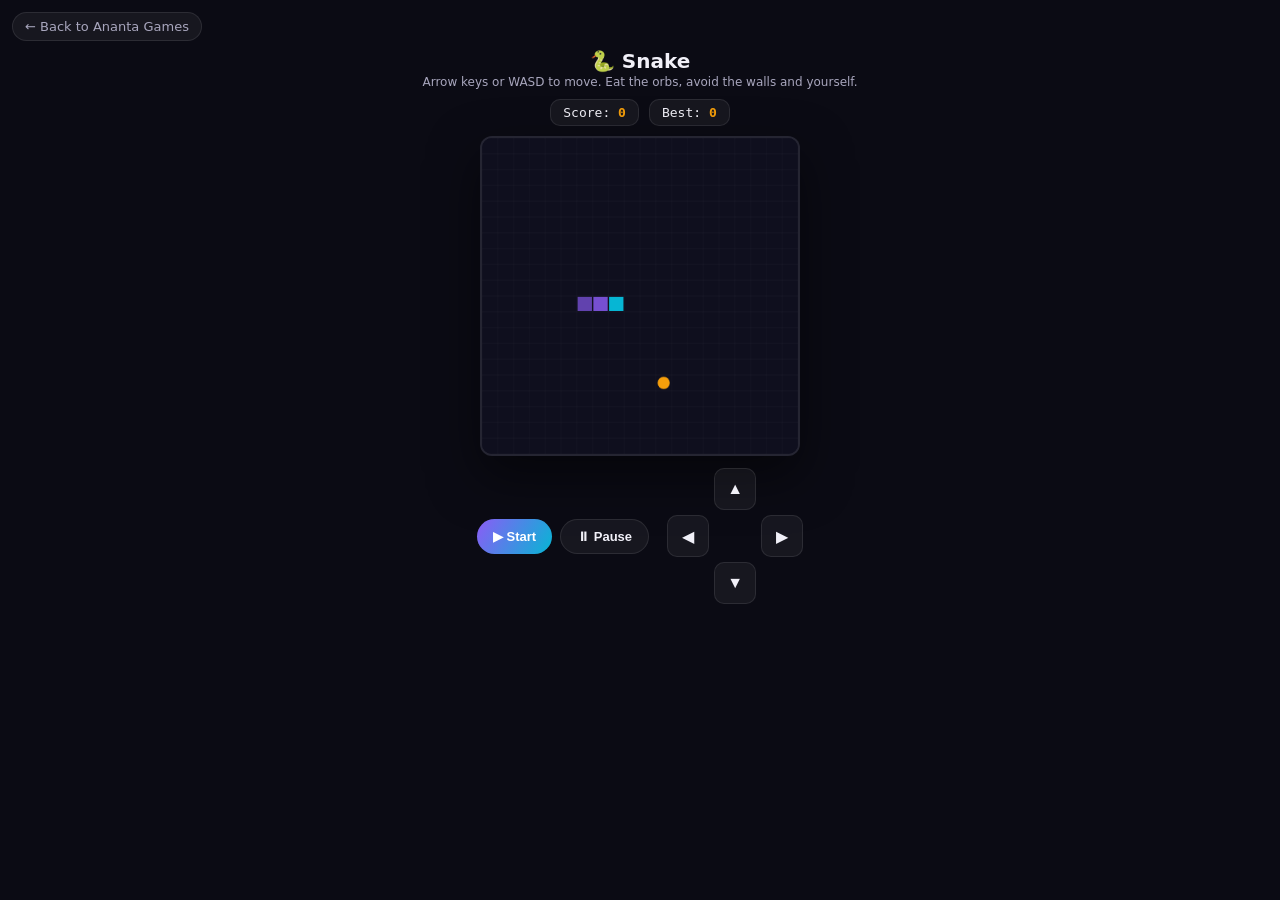
<file: games/snake.html>
<!-- GAME_INFO
title: Snake
description: Classic snake game — eat, grow, and avoid the walls and your own tail.
category: Arcade
icon: 🐍
featured: true
-->
<!DOCTYPE html>
<html lang="en">
<head>
<meta charset="UTF-8">
<meta name="viewport" content="width=device-width, initial-scale=1.0">
<title>Snake — Ananta Games</title>
<style>
  :root{
    --primary:#8B5CF6; --secondary:#06B6D4; --accent:#F59E0B;
    --bg:#0b0b14; --surface: rgba(255,255,255,0.05); --border: rgba(255,255,255,0.09);
    --text:#f1f0f8; --text-soft:#a8a6bd;
  }
  *{ box-sizing:border-box; }
  html, body{ height:100%; }
  body{
    margin:0; min-height:100vh; background:var(--bg); color:var(--text);
    font-family:'Segoe UI', system-ui, sans-serif;
    display:flex; flex-direction:column; align-items:center;
    padding:12px 12px 16px;
  }
  a.back{
    align-self:flex-start; color:var(--text-soft); text-decoration:none; font-size:13px;
    margin-bottom:8px; padding:6px 12px; border:1px solid var(--border); border-radius:999px;
    background:var(--surface);
  }
  a.back:hover{ color:var(--text); }
  h1{ margin:0 0 2px; font-size:20px; }
  p.sub{ color:var(--text-soft); margin:0 0 10px; font-size:12px; text-align:center; }

  .hud{
    display:flex; gap:10px; margin-bottom:10px; font-family:'Consolas', monospace; font-size:13px;
  }
  .hud span{ background:var(--surface); border:1px solid var(--border); padding:5px 12px; border-radius:10px; }
  .hud b{ color:var(--accent); }

  #board{
    background:#0f0f1e;
    border:2px solid var(--border);
    border-radius:12px;
    box-shadow:0 20px 50px rgba(0,0,0,.5);
    width: min(72vw, 320px);
    height: min(72vw, 320px);
  }

  .play-row{
    display:flex; align-items:center; justify-content:center; gap:18px;
    flex-wrap:wrap; margin-top:12px;
  }

  .controls{ display:flex; gap:8px; flex-wrap:wrap; justify-content:center; }
  button.ctrl{
    background:linear-gradient(120deg, var(--primary), var(--secondary));
    color:#fff; border:none; font-weight:700; padding:9px 16px; border-radius:999px;
    cursor:pointer; font-size:13px;
  }
  button.ctrl.secondary{ background:var(--surface); border:1px solid var(--border); color:var(--text); }

  .dpad{
    display:grid; grid-template-columns:repeat(3, 42px); grid-template-rows:repeat(3, 42px);
    gap:5px;
  }
  .dpad button{
    background:var(--surface); border:1px solid var(--border); color:var(--text);
    border-radius:10px; font-size:16px; cursor:pointer;
  }
  .dpad button:active{ background:var(--primary); }
  .dpad .up{ grid-column:2; grid-row:1; }
  .dpad .left{ grid-column:1; grid-row:2; }
  .dpad .down{ grid-column:2; grid-row:3; }
  .dpad .right{ grid-column:3; grid-row:2; }

  .overlay{
    position:fixed; inset:0; background:rgba(5,5,10,0.82);
    display:none; align-items:center; justify-content:center; flex-direction:column; gap:14px;
    text-align:center; padding:20px;
  }
  .overlay.show{ display:flex; }
  .overlay h2{ font-size:28px; margin:0; }
  .overlay p{ color:var(--text-soft); margin:0; }

  @media (max-width:520px){
    .dpad{ display:grid; }
  }
</style>
</head>
<body>
  <a class="back" href="../index.html">← Back to Ananta Games</a>
  <h1>🐍 Snake</h1>
  <p class="sub">Arrow keys or WASD to move. Eat the orbs, avoid the walls and yourself.</p>

  <div class="hud">
    <span>Score: <b id="score">0</b></span>
    <span>Best: <b id="best">0</b></span>
  </div>

  <canvas id="board" width="400" height="400"></canvas>

  <div class="play-row">
    <div class="controls">
      <button class="ctrl" id="startBtn">▶ Start</button>
      <button class="ctrl secondary" id="pauseBtn">⏸ Pause</button>
    </div>

    <div class="dpad" aria-hidden="true">
      <button class="up" data-dir="up">▲</button>
      <button class="left" data-dir="left">◀</button>
      <button class="down" data-dir="down">▼</button>
      <button class="right" data-dir="right">▶</button>
    </div>
  </div>

  <div class="overlay" id="overlay">
    <h2 id="overlayTitle">Game Over</h2>
    <p id="overlayText">Final score: 0</p>
    <button class="ctrl" id="restartBtn">↺ Play Again</button>
  </div>

<script>
(function(){
  "use strict";

  var canvas = document.getElementById("board");
  var ctx = canvas.getContext("2d");
  var GRID = 20;
  var CELLS = canvas.width / GRID;

  var scoreEl = document.getElementById("score");
  var bestEl = document.getElementById("best");
  var overlay = document.getElementById("overlay");
  var overlayTitle = document.getElementById("overlayTitle");
  var overlayText = document.getElementById("overlayText");

  var STORAGE_KEY = "ananta_snake_best";
  var best = 0;
  try { best = parseInt(localStorage.getItem(STORAGE_KEY), 10) || 0; } catch(e){ best = 0; }
  bestEl.textContent = best;

  var snake, direction, nextDirection, food, score, running, paused, loopId;

  function resetState(){
    snake = [
      { x: 8, y: 10 },
      { x: 7, y: 10 },
      { x: 6, y: 10 }
    ];
    direction = "right";
    nextDirection = "right";
    score = 0;
    scoreEl.textContent = "0";
    placeFood();
  }

  function placeFood(){
    var valid = false;
    while(!valid){
      food = {
        x: Math.floor(Math.random() * CELLS),
        y: Math.floor(Math.random() * CELLS)
      };
      valid = !snake.some(function(seg){ return seg.x === food.x && seg.y === food.y; });
    }
  }

  function draw(){
    ctx.fillStyle = "#0f0f1e";
    ctx.fillRect(0, 0, canvas.width, canvas.height);

    // grid
    ctx.strokeStyle = "rgba(255,255,255,0.03)";
    for(var i=0;i<=CELLS;i++){
      ctx.beginPath(); ctx.moveTo(i*GRID,0); ctx.lineTo(i*GRID,canvas.height); ctx.stroke();
      ctx.beginPath(); ctx.moveTo(0,i*GRID); ctx.lineTo(canvas.width,i*GRID); ctx.stroke();
    }

    // food
    ctx.fillStyle = "#F59E0B";
    ctx.beginPath();
    ctx.arc(food.x*GRID + GRID/2, food.y*GRID + GRID/2, GRID/2.6, 0, Math.PI*2);
    ctx.fill();

    // snake
    snake.forEach(function(seg, idx){
      var t = idx / snake.length;
      ctx.fillStyle = idx === 0 ? "#06B6D4" : ("rgba(139,92,246," + (1 - t*0.5) + ")");
      ctx.fillRect(seg.x*GRID+1, seg.y*GRID+1, GRID-2, GRID-2);
    });
  }

  function step(){
    direction = nextDirection;
    var head = { x: snake[0].x, y: snake[0].y };

    if(direction === "up") head.y -= 1;
    else if(direction === "down") head.y += 1;
    else if(direction === "left") head.x -= 1;
    else if(direction === "right") head.x += 1;

    // wall collision
    if(head.x < 0 || head.x >= CELLS || head.y < 0 || head.y >= CELLS){
      return gameOver();
    }
    // self collision
    if(snake.some(function(seg){ return seg.x === head.x && seg.y === head.y; })){
      return gameOver();
    }

    snake.unshift(head);

    if(head.x === food.x && head.y === food.y){
      score += 10;
      scoreEl.textContent = String(score);
      placeFood();
    } else {
      snake.pop();
    }

    draw();
  }

  function gameOver(){
    running = false;
    clearInterval(loopId);
    if(score > best){
      best = score;
      bestEl.textContent = String(best);
      try { localStorage.setItem(STORAGE_KEY, String(best)); } catch(e){ /* ignore */ }
    }
    overlayTitle.textContent = "Game Over";
    overlayText.textContent = "Final score: " + score;
    overlay.classList.add("show");
  }

  function start(){
    overlay.classList.remove("show");
    resetState();
    draw();
    running = true;
    paused = false;
    clearInterval(loopId);
    loopId = setInterval(function(){ if(!paused) step(); }, 150);
  }

  function togglePause(){
    if(!running) return;
    paused = !paused;
    document.getElementById("pauseBtn").textContent = paused ? "▶ Resume" : "⏸ Pause";
  }

  function setDirection(dir){
    var opposite = { up:"down", down:"up", left:"right", right:"left" };
    if(opposite[dir] === direction) return; // can't reverse into yourself
    nextDirection = dir;
  }

  document.addEventListener("keydown", function(e){
    var map = {
      ArrowUp:"up", ArrowDown:"down", ArrowLeft:"left", ArrowRight:"right",
      w:"up", s:"down", a:"left", d:"right", W:"up", S:"down", A:"left", D:"right"
    };
    if(map[e.key]){
      e.preventDefault();
      setDirection(map[e.key]);
    } else if(e.key === " "){
      e.preventDefault();
      togglePause();
    }
  });

  document.querySelectorAll(".dpad button").forEach(function(btn){
    btn.addEventListener("click", function(){ setDirection(btn.getAttribute("data-dir")); });
  });

  document.getElementById("startBtn").addEventListener("click", start);
  document.getElementById("pauseBtn").addEventListener("click", togglePause);
  document.getElementById("restartBtn").addEventListener("click", start);

  resetState();
  draw();
})();
</script>
</body>
</html>
</file>
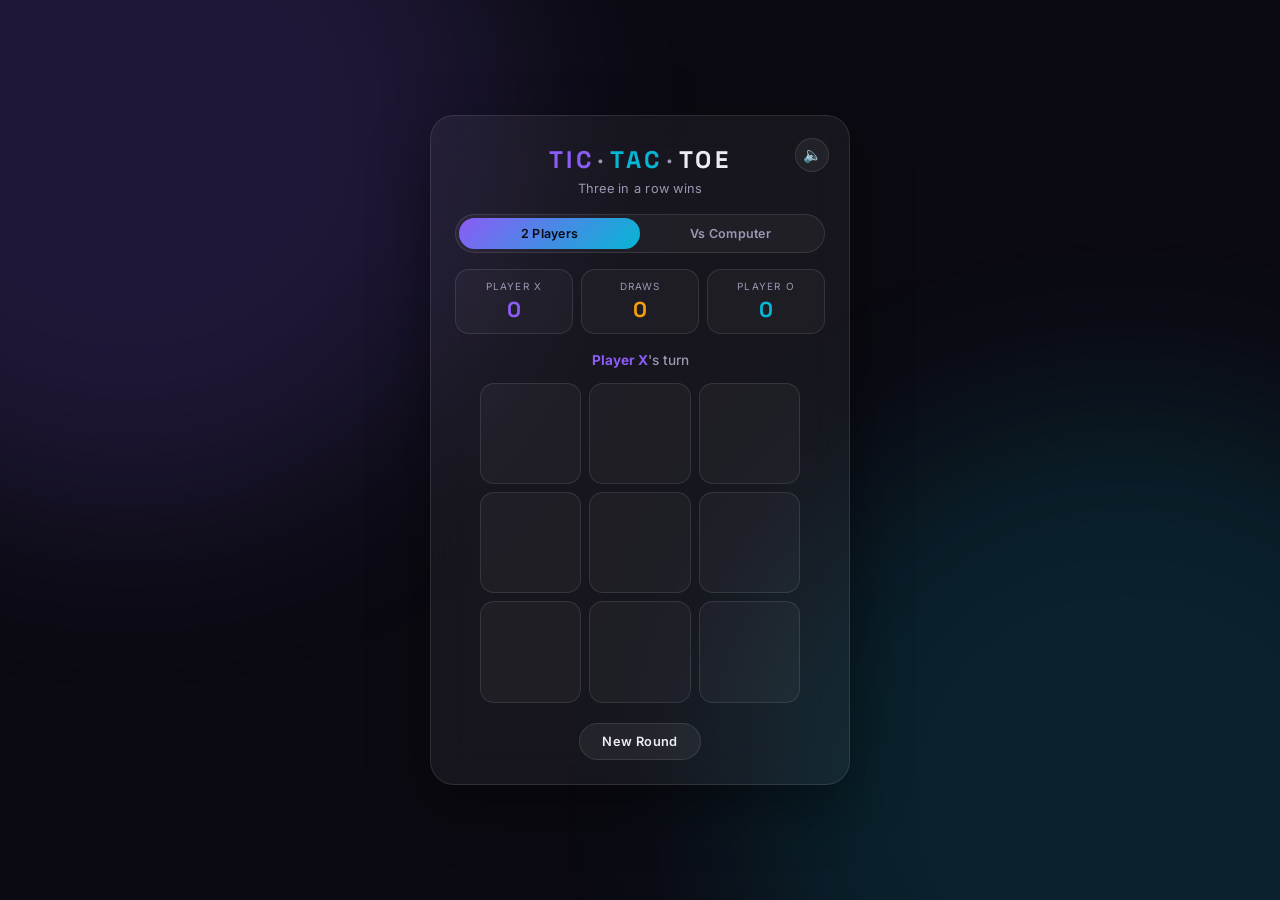
<file: games/tic-tac-toe.html>
<!-- GAME_INFO
title: Tic Tac Toe
description: The classic 3x3 game — play a friend or challenge an unbeatable computer.
category: Classic
icon: ❌
featured: false
-->
<!DOCTYPE html>
<html lang="en">
<head>
<meta charset="UTF-8" />
<meta name="viewport" content="width=device-width, initial-scale=1.0" />
<title>Tic Tac Toe — Ananta Games</title>
<style>
  @import url('https://fonts.googleapis.com/css2?family=Space+Grotesk:wght@500;600;700&family=Inter:wght@400;500;600&display=swap');

  :root {
    --violet: #8B5CF6;
    --cyan: #06B6D4;
    --amber: #F59E0B;
    --bg: #0B0A12;
    --bg-glow-1: rgba(139, 92, 246, 0.16);
    --bg-glow-2: rgba(6, 182, 212, 0.14);
    --surface: rgba(255, 255, 255, 0.05);
    --surface-strong: rgba(255, 255, 255, 0.08);
    --border: rgba(255, 255, 255, 0.10);
    --text: #EDEBF5;
    --text-dim: #9C98B4;
  }

  * { box-sizing: border-box; }

  html, body {
    margin: 0;
    height: 100%;
    background: var(--bg);
    color: var(--text);
    font-family: 'Inter', sans-serif;
    -webkit-font-smoothing: antialiased;
  }

  body {
    min-height: 100vh;
    display: flex;
    align-items: center;
    justify-content: center;
    padding: 32px 16px;
    position: relative;
    overflow-x: hidden;
  }

  body::before, body::after {
    content: '';
    position: fixed;
    width: 60vmax;
    height: 60vmax;
    border-radius: 50%;
    filter: blur(90px);
    z-index: 0;
    pointer-events: none;
  }
  body::before {
    background: var(--bg-glow-1);
    top: -20vmax;
    left: -20vmax;
  }
  body::after {
    background: var(--bg-glow-2);
    bottom: -22vmax;
    right: -18vmax;
  }

  .card {
    position: relative;
    z-index: 1;
    width: 100%;
    max-width: 420px;
    background: var(--surface);
    border: 1px solid var(--border);
    border-radius: 24px;
    backdrop-filter: blur(20px);
    -webkit-backdrop-filter: blur(20px);
    padding: 28px 24px 24px;
    box-shadow: 0 20px 60px rgba(0,0,0,0.4);
  }

  header {
    text-align: center;
    margin-bottom: 18px;
    position: relative;
  }

  .sound-btn {
    position: absolute;
    top: -6px;
    right: -4px;
    width: 34px;
    height: 34px;
    border-radius: 50%;
    background: rgba(255,255,255,0.05);
    border: 1px solid var(--border);
    color: var(--text-dim);
    font-size: 0.95rem;
    display: flex;
    align-items: center;
    justify-content: center;
    cursor: pointer;
    transition: background 0.2s ease, border-color 0.2s ease, color 0.2s ease, transform 0.1s ease;
  }
  .sound-btn:hover {
    background: rgba(255,255,255,0.1);
    border-color: rgba(255,255,255,0.22);
  }
  .sound-btn:active { transform: scale(0.93); }
  .sound-btn[aria-pressed="true"] {
    color: var(--amber);
    border-color: rgba(245, 158, 11, 0.4);
    background: rgba(245, 158, 11, 0.08);
  }

  h1 {
    font-family: 'Space Grotesk', sans-serif;
    font-size: 1.5rem;
    font-weight: 700;
    letter-spacing: 0.14em;
    margin: 0;
    text-transform: uppercase;
  }
  h1 .dot { color: var(--text-dim); font-weight: 500; padding: 0 4px; }
  h1 .x { color: var(--violet); }
  h1 .o { color: var(--cyan); }

  .subtitle {
    margin: 6px 0 0;
    font-size: 0.8rem;
    color: var(--text-dim);
    letter-spacing: 0.02em;
  }

  /* Mode toggle */
  .mode-toggle {
    display: flex;
    background: rgba(255,255,255,0.04);
    border: 1px solid var(--border);
    border-radius: 999px;
    padding: 3px;
    margin: 18px 0 16px;
  }
  .mode-toggle button {
    flex: 1;
    border: none;
    background: transparent;
    color: var(--text-dim);
    font-family: 'Inter', sans-serif;
    font-size: 0.78rem;
    font-weight: 600;
    padding: 8px 6px;
    border-radius: 999px;
    cursor: pointer;
    transition: color 0.2s ease, background 0.25s ease;
    letter-spacing: 0.02em;
  }
  .mode-toggle button.active {
    color: #0B0A12;
    background: linear-gradient(135deg, var(--violet), var(--cyan));
  }

  /* Scoreboard */
  .scoreboard {
    display: grid;
    grid-template-columns: 1fr 1fr 1fr;
    gap: 8px;
    margin-bottom: 18px;
  }
  .score {
    text-align: center;
    background: rgba(255,255,255,0.03);
    border: 1px solid var(--border);
    border-radius: 14px;
    padding: 10px 4px;
  }
  .score .label {
    font-size: 0.62rem;
    letter-spacing: 0.12em;
    text-transform: uppercase;
    color: var(--text-dim);
    margin-bottom: 4px;
  }
  .score .value {
    font-family: 'Space Grotesk', sans-serif;
    font-size: 1.35rem;
    font-weight: 700;
  }
  .score.x .value { color: var(--violet); }
  .score.o .value { color: var(--cyan); }
  .score.draw .value { color: var(--amber); }

  /* Status line */
  .status {
    text-align: center;
    font-size: 0.85rem;
    color: var(--text-dim);
    margin-bottom: 14px;
    min-height: 1.2em;
    font-weight: 500;
  }
  .status strong.x { color: var(--violet); }
  .status strong.o { color: var(--cyan); }
  .status strong.win { color: var(--amber); }

  /* Board */
  .board-wrap {
    position: relative;
    width: 100%;
    aspect-ratio: 1 / 1;
    max-width: 320px;
    margin: 0 auto;
  }

  .board {
    position: relative;
    width: 100%;
    height: 100%;
    display: grid;
    grid-template-columns: repeat(3, 1fr);
    grid-template-rows: repeat(3, 1fr);
    gap: 8px;
  }

  .cell {
    background: rgba(255,255,255,0.035);
    border: 1px solid var(--border);
    border-radius: 14px;
    display: flex;
    align-items: center;
    justify-content: center;
    cursor: pointer;
    position: relative;
    transition: background 0.2s ease, border-color 0.2s ease, transform 0.1s ease;
  }
  .cell:hover:not(.filled) {
    background: rgba(255,255,255,0.07);
    border-color: rgba(255,255,255,0.2);
  }
  .cell:active:not(.filled) { transform: scale(0.97); }
  .cell.filled { cursor: default; }

  .cell svg {
    width: 46%;
    height: 46%;
    overflow: visible;
  }

  .cell .mark-path {
    fill: none;
    stroke-linecap: round;
    stroke-linejoin: round;
    stroke-width: 9;
    stroke-dasharray: 100;
    stroke-dashoffset: 100;
    animation: draw-mark 0.32s ease forwards;
  }
  .cell.x-mark .mark-path { stroke: var(--violet); filter: drop-shadow(0 0 8px rgba(139,92,246,0.55)); }
  .cell.o-mark .mark-path { stroke: var(--cyan); filter: drop-shadow(0 0 8px rgba(6,182,212,0.55)); }

  @keyframes draw-mark {
    to { stroke-dashoffset: 0; }
  }

  .cell.win-cell {
    background: rgba(245, 158, 11, 0.10);
    border-color: rgba(245, 158, 11, 0.4);
  }

  .win-beam {
    position: absolute;
    top: 0; left: 0;
    width: 100%;
    height: 100%;
    pointer-events: none;
    z-index: 5;
  }
  .win-beam line {
    stroke: var(--amber);
    stroke-width: 6;
    stroke-linecap: round;
    filter: drop-shadow(0 0 10px rgba(245, 158, 11, 0.85));
    stroke-dasharray: 400;
    stroke-dashoffset: 400;
    animation: beam-draw 0.4s ease forwards;
    animation-delay: 0.15s;
  }
  @keyframes beam-draw {
    to { stroke-dashoffset: 0; }
  }

  .board.locked .cell:not(.filled) { cursor: default; }

  /* Reset button */
  .actions {
    display: flex;
    justify-content: center;
    margin-top: 20px;
  }
  .reset-btn {
    font-family: 'Inter', sans-serif;
    font-weight: 600;
    font-size: 0.8rem;
    letter-spacing: 0.03em;
    color: var(--text);
    background: rgba(255,255,255,0.06);
    border: 1px solid var(--border);
    padding: 10px 22px;
    border-radius: 999px;
    cursor: pointer;
    transition: background 0.2s ease, border-color 0.2s ease, transform 0.1s ease;
  }
  .reset-btn:hover {
    background: rgba(255,255,255,0.1);
    border-color: rgba(255,255,255,0.22);
  }
  .reset-btn:active { transform: scale(0.97); }

  @media (prefers-reduced-motion: reduce) {
    .mark-path, .win-beam line, .cell { animation-duration: 0.01ms !important; transition: none !important; }
  }

  .cell:focus-visible, .mode-toggle button:focus-visible, .reset-btn:focus-visible {
    outline: 2px solid var(--amber);
    outline-offset: 2px;
  }
</style>
</head>
<body>

<div class="card">
  <header>
    <button class="sound-btn" id="sound-btn" type="button" aria-pressed="false" aria-label="Toggle sound and music">🔈</button>
    <h1><span class="x">TIC</span><span class="dot">·</span><span class="o">TAC</span><span class="dot">·</span>TOE</h1>
    <p class="subtitle">Three in a row wins</p>
  </header>

  <div class="mode-toggle" role="tablist" aria-label="Game mode">
    <button id="mode-pvp" class="active" role="tab" aria-selected="true">2 Players</button>
    <button id="mode-cpu" role="tab" aria-selected="false">Vs Computer</button>
  </div>

  <div class="scoreboard">
    <div class="score x">
      <div class="label">Player X</div>
      <div class="value" id="score-x">0</div>
    </div>
    <div class="score draw">
      <div class="label">Draws</div>
      <div class="value" id="score-draw">0</div>
    </div>
    <div class="score o">
      <div class="label" id="label-o">Player O</div>
      <div class="value" id="score-o">0</div>
    </div>
  </div>

  <div class="status" id="status" aria-live="polite">Player X's turn</div>

  <div class="board-wrap">
    <div class="board" id="board"></div>
    <svg class="win-beam" id="win-beam" viewBox="0 0 300 300" preserveAspectRatio="none"></svg>
  </div>

  <div class="actions">
    <button class="reset-btn" id="reset-btn">New Round</button>
  </div>
</div>

<script>
(function () {
  const X_PATH = "M 20,20 L 80,80 M 80,20 L 20,80";
  const O_PATH = "M 50,15 A 35,35 0 1 1 49.9,15";

  const boardEl = document.getElementById('board');
  const statusEl = document.getElementById('status');
  const winBeam = document.getElementById('win-beam');
  const scoreXEl = document.getElementById('score-x');
  const scoreOEl = document.getElementById('score-o');
  const scoreDrawEl = document.getElementById('score-draw');
  const labelOEl = document.getElementById('label-o');
  const modePvpBtn = document.getElementById('mode-pvp');
  const modeCpuBtn = document.getElementById('mode-cpu');
  const resetBtn = document.getElementById('reset-btn');
  const soundBtn = document.getElementById('sound-btn');

  /* ---------- Audio engine (Web Audio API, no external files) ---------- */
  const Audio = (function () {
    let ctx = null;
    let masterGain = null;
    let musicGain = null;
    let delaySend = null;
    let enabled = false;
    let chordTimer = null;
    let melodyTimer = null;
    let chordIndex = 0;

    // Am - F - C - G, a warm, unhurried progression
    const chords = [
      [220.00, 261.63, 329.63],  // A3 C4 E4 (Am)
      [174.61, 220.00, 261.63],  // F3 A3 C4 (F)
      [261.63, 329.63, 392.00],  // C4 E4 G4 (C)
      [196.00, 246.94, 293.66],  // G3 B3 D4 (G)
    ];
    const melodyScale = [329.63, 392.00, 440.00, 523.25, 587.33]; // E4 G4 A4 C5 D5, sits above the chords

    function ensure() {
      if (!ctx) {
        ctx = new (window.AudioContext || window.webkitAudioContext)();

        // dry bus — used for click/win/draw SFX, no echo
        masterGain = ctx.createGain();
        masterGain.gain.value = 1;
        masterGain.connect(ctx.destination);

        // wet bus — used only for the ambient chord pad + melody
        musicGain = ctx.createGain();
        musicGain.gain.value = 1;
        musicGain.connect(ctx.destination);

        const delay = ctx.createDelay();
        delay.delayTime.value = 0.42;
        const feedback = ctx.createGain();
        feedback.gain.value = 0.28;
        delaySend = ctx.createGain();
        delaySend.gain.value = 0.5;
        musicGain.connect(delaySend);
        delaySend.connect(delay);
        delay.connect(feedback);
        feedback.connect(delay);
        delay.connect(ctx.destination);
      }
      if (ctx.state === 'suspended') ctx.resume();
    }

    function tone(freq, { duration = 0.22, type = 'sine', volume = 0.16, delay = 0, attack = 0.02, bus = masterGain } = {}) {
      if (!enabled || !ctx) return;
      const t0 = ctx.currentTime + delay;
      const osc = ctx.createOscillator();
      const gain = ctx.createGain();
      osc.type = type;
      osc.frequency.value = freq;
      gain.gain.setValueAtTime(0.0001, t0);
      gain.gain.linearRampToValueAtTime(volume, t0 + attack);
      gain.gain.exponentialRampToValueAtTime(0.0001, t0 + duration);
      osc.connect(gain);
      gain.connect(bus || masterGain);
      osc.start(t0);
      osc.stop(t0 + duration + 0.05);
      return gain;
    }

    function moveSound(mark) {
      if (mark === 'X') tone(392.00, { type: 'triangle', duration: 0.16, volume: 0.14 });
      else tone(293.66, { type: 'sine', duration: 0.18, volume: 0.14 });
    }

    function winSound() {
      [523.25, 659.25, 783.99].forEach((f, i) => tone(f, { type: 'triangle', duration: 0.3, volume: 0.15, delay: i * 0.11 }));
    }

    function drawSound() {
      tone(233.08, { type: 'sine', duration: 0.35, volume: 0.12 });
      tone(196.00, { type: 'sine', duration: 0.4, volume: 0.1, delay: 0.14 });
    }

    // Slow sustained pad chords, softly overlapping into a delay for warmth
    function playChord(freqs) {
      const dur = 4.4;
      freqs.forEach(f => tone(f, { type: 'sine', duration: dur, volume: 0.032, attack: 1.4, bus: musicGain }));
    }
    function scheduleChords() {
      if (!enabled) return;
      playChord(chords[chordIndex % chords.length]);
      chordIndex++;
      chordTimer = setTimeout(scheduleChords, 3900);
    }

    // Sparse, gentle plucked melody that leaves room to breathe
    function scheduleMelody() {
      if (!enabled) return;
      if (Math.random() < 0.6) {
        const note = melodyScale[Math.floor(Math.random() * melodyScale.length)];
        tone(note, { type: 'triangle', duration: 1.6, volume: 0.045, attack: 0.06, bus: musicGain });
      }
      melodyTimer = setTimeout(scheduleMelody, 1100 + Math.random() * 700);
    }

    function startMusic() {
      if (chordTimer || melodyTimer) return;
      chordIndex = 0;
      scheduleChords();
      melodyTimer = setTimeout(scheduleMelody, 900);
    }

    function stopMusic() {
      clearTimeout(chordTimer);
      clearTimeout(melodyTimer);
      chordTimer = null;
      melodyTimer = null;
    }

    function setEnabled(on) {
      enabled = on;
      if (on) { ensure(); startMusic(); }
      else { stopMusic(); }
    }

    return { setEnabled, moveSound, winSound, drawSound };
  })();

  let soundOn = false;
  function setSound(on) {
    soundOn = on;
    Audio.setEnabled(on);
    soundBtn.textContent = on ? '🔊' : '🔈';
    soundBtn.setAttribute('aria-pressed', String(on));
  }
  soundBtn.addEventListener('click', () => setSound(!soundOn));

  const WIN_LINES = [
    [0,1,2],[3,4,5],[6,7,8],
    [0,3,6],[1,4,7],[2,5,8],
    [0,4,8],[2,4,6]
  ];

  let board = Array(9).fill(null);
  let current = 'X';
  let gameOver = false;
  let vsComputer = false;
  let scores = { X: 0, O: 0, draw: 0 };
  let cellEls = [];

  function buildBoard() {
    boardEl.innerHTML = '';
    cellEls = [];
    for (let i = 0; i < 9; i++) {
      const cell = document.createElement('div');
      cell.className = 'cell';
      cell.dataset.index = i;
      cell.setAttribute('role', 'button');
      cell.setAttribute('tabindex', '0');
      cell.setAttribute('aria-label', 'Cell ' + (i + 1));
      cell.addEventListener('click', () => handleMove(i));
      cell.addEventListener('keydown', (e) => {
        if (e.key === 'Enter' || e.key === ' ') { e.preventDefault(); handleMove(i); }
      });
      boardEl.appendChild(cell);
      cellEls.push(cell);
    }
  }

  function render() {
    board.forEach((val, i) => {
      const cell = cellEls[i];
      cell.innerHTML = '';
      cell.classList.remove('x-mark', 'o-mark', 'filled', 'win-cell');
      if (val) {
        cell.classList.add('filled', val === 'X' ? 'x-mark' : 'o-mark');
        cell.innerHTML = `<svg viewBox="0 0 100 100"><path class="mark-path" pathLength="100" d="${val === 'X' ? X_PATH : O_PATH}"/></svg>`;
      }
    });
  }

  function setStatus(html) {
    statusEl.innerHTML = html;
  }

  function updateStatus() {
    if (gameOver) return;
    const cls = current === 'X' ? 'x' : 'o';
    const label = vsComputer && current === 'O' ? 'Computer' : (current === 'X' ? 'Player X' : 'Player O');
    setStatus(`<strong class="${cls}">${label}</strong>'s turn`);
  }

  function checkWin() {
    for (const line of WIN_LINES) {
      const [a,b,c] = line;
      if (board[a] && board[a] === board[b] && board[a] === board[c]) {
        return { winner: board[a], line };
      }
    }
    if (board.every(v => v)) return { winner: 'draw' };
    return null;
  }

  function drawWinBeam(line) {
    const coords = [ [50,50],[150,50],[250,50], [50,150],[150,150],[250,150], [50,250],[150,250],[250,250] ];
    const [a,,c] = line;
    const [x1,y1] = coords[a];
    const [x2,y2] = coords[c];
    winBeam.innerHTML = `<line x1="${x1}" y1="${y1}" x2="${x2}" y2="${y2}" />`;
    line.forEach(i => cellEls[i].classList.add('win-cell'));
  }

  function handleMove(i) {
    if (gameOver || board[i]) return;
    if (vsComputer && current === 'O') return; // block manual input during CPU turn
    makeMove(i);
  }

  function makeMove(i) {
    board[i] = current;
    Audio.moveSound(current);
    render();
    const result = checkWin();
    if (result) {
      endRound(result);
      return;
    }
    current = current === 'X' ? 'O' : 'X';
    updateStatus();

    if (!gameOver && vsComputer && current === 'O') {
      boardEl.classList.add('locked');
      setTimeout(computerMove, 420);
    }
  }

  function endRound(result) {
    gameOver = true;
    boardEl.classList.remove('locked');
    if (result.winner === 'draw') {
      scores.draw++;
      scoreDrawEl.textContent = scores.draw;
      setStatus(`It's a <strong class="win">draw</strong>`);
      Audio.drawSound();
    } else {
      scores[result.winner]++;
      (result.winner === 'X' ? scoreXEl : scoreOEl).textContent = scores[result.winner];
      drawWinBeam(result.line);
      Audio.winSound();
      const label = vsComputer && result.winner === 'O' ? 'Computer' : (result.winner === 'X' ? 'Player X' : 'Player O');
      const cls = result.winner === 'X' ? 'x' : 'o';
      setStatus(`<strong class="${cls}">${label}</strong> wins!`);
    }
  }

  function computerMove() {
    if (gameOver) return;
    const idx = bestMove();
    boardEl.classList.remove('locked');
    if (idx !== -1) makeMove(idx);
  }

  // Unbeatable minimax AI
  function bestMove() {
    let best = { score: -Infinity, index: -1 };
    for (let i = 0; i < 9; i++) {
      if (!board[i]) {
        board[i] = 'O';
        const score = minimax(board, 0, false);
        board[i] = null;
        if (score > best.score) best = { score, index: i };
      }
    }
    return best.index;
  }

  function minimax(state, depth, isMaximizing) {
    const res = evaluateState(state);
    if (res !== null) {
      if (res === 'O') return 10 - depth;
      if (res === 'X') return depth - 10;
      return 0;
    }
    if (isMaximizing) {
      let best = -Infinity;
      for (let i = 0; i < 9; i++) {
        if (!state[i]) {
          state[i] = 'O';
          best = Math.max(best, minimax(state, depth + 1, false));
          state[i] = null;
        }
      }
      return best;
    } else {
      let best = Infinity;
      for (let i = 0; i < 9; i++) {
        if (!state[i]) {
          state[i] = 'X';
          best = Math.min(best, minimax(state, depth + 1, true));
          state[i] = null;
        }
      }
      return best;
    }
  }

  function evaluateState(state) {
    for (const line of WIN_LINES) {
      const [a,b,c] = line;
      if (state[a] && state[a] === state[b] && state[a] === state[c]) return state[a];
    }
    if (state.every(v => v)) return 'draw';
    return null;
  }

  function newRound() {
    board = Array(9).fill(null);
    current = 'X';
    gameOver = false;
    winBeam.innerHTML = '';
    boardEl.classList.remove('locked');
    render();
    updateStatus();
  }

  function setMode(cpu) {
    vsComputer = cpu;
    modePvpBtn.classList.toggle('active', !cpu);
    modeCpuBtn.classList.toggle('active', cpu);
    modePvpBtn.setAttribute('aria-selected', String(!cpu));
    modeCpuBtn.setAttribute('aria-selected', String(cpu));
    labelOEl.textContent = cpu ? 'Computer' : 'Player O';
    scores = { X: 0, O: 0, draw: 0 };
    scoreXEl.textContent = '0';
    scoreOEl.textContent = '0';
    scoreDrawEl.textContent = '0';
    newRound();
  }

  modePvpBtn.addEventListener('click', () => setMode(false));
  modeCpuBtn.addEventListener('click', () => setMode(true));
  resetBtn.addEventListener('click', newRound);

  buildBoard();
  render();
  updateStatus();
})();
</script>

</body>
</html>
</file>
<file: assets/css/style.css>
/* =========================================================
   ANANTA GAMES — Design tokens & global styles
   ========================================================= */

@import url('https://fonts.googleapis.com/css2?family=Space+Grotesk:wght@500;600;700&family=Inter:wght@400;500;600;700&family=JetBrains+Mono:wght@500;700&display=swap');

:root{
  --primary: #8B5CF6;
  --primary-soft: #a685f9;
  --secondary: #06B6D4;
  --accent: #F59E0B;

  --font-display: 'Space Grotesk', 'Segoe UI', system-ui, sans-serif;
  --font-body: 'Inter', 'Segoe UI', system-ui, sans-serif;
  --font-mono: 'JetBrains Mono', 'SFMono-Regular', Consolas, monospace;

  --radius-lg: 20px;
  --radius-md: 14px;
  --radius-sm: 9px;

  --ease: cubic-bezier(.2,.8,.2,1);
}

[data-theme="dark"]{
  --bg: #0b0b14;
  --bg-elevated: #12121f;
  --surface: rgba(255,255,255,0.045);
  --surface-hover: rgba(255,255,255,0.08);
  --border: rgba(255,255,255,0.09);
  --text: #f1f0f8;
  --text-soft: #a8a6bd;
  --text-faint: #6d6b83;
  --shadow: 0 20px 50px rgba(0,0,0,0.45);
  --hero-glow: radial-gradient(circle at 30% 20%, rgba(139,92,246,0.35), transparent 55%),
               radial-gradient(circle at 75% 60%, rgba(6,182,212,0.28), transparent 50%);
}

[data-theme="light"]{
  --bg: #f6f6fb;
  --bg-elevated: #ffffff;
  --surface: rgba(255,255,255,0.75);
  --surface-hover: rgba(255,255,255,0.95);
  --border: rgba(15,15,35,0.08);
  --text: #17162a;
  --text-soft: #57536e;
  --text-faint: #918eaa;
  --shadow: 0 16px 40px rgba(30,20,60,0.12);
  --hero-glow: radial-gradient(circle at 30% 20%, rgba(139,92,246,0.16), transparent 55%),
               radial-gradient(circle at 75% 60%, rgba(6,182,212,0.14), transparent 50%);
}

*{ box-sizing: border-box; }
html{ scroll-behavior: smooth; }

body{
  margin: 0;
  background: var(--bg);
  color: var(--text);
  font-family: var(--font-body);
  transition: background-color .3s ease, color .3s ease;
  min-height: 100vh;
}

a{ color: inherit; text-decoration: none; }
button{ font-family: inherit; }
img, svg{ display:block; max-width:100%; }

::selection{ background: var(--primary); color: #fff; }

.container{
  max-width: 1240px;
  margin: 0 auto;
  padding: 0 24px;
}

@media (prefers-reduced-motion: reduce){
  *{ animation: none !important; transition: none !important; }
}

/* ---------- Glass surface helper ---------- */
.glass{
  background: var(--surface);
  border: 1px solid var(--border);
  backdrop-filter: blur(16px);
  -webkit-backdrop-filter: blur(16px);
}

/* =========================================================
   HEADER
   ========================================================= */
header.site-header{
  position: sticky;
  top: 0;
  z-index: 50;
  background: color-mix(in srgb, var(--bg) 82%, transparent);
  backdrop-filter: blur(14px);
  border-bottom: 1px solid var(--border);
}

.header-inner{
  display:flex;
  align-items:center;
  gap: 20px;
  padding: 14px 24px;
}

.logo{
  display:flex;
  align-items:center;
  gap: 10px;
  font-family: var(--font-display);
  font-weight: 700;
  font-size: 19px;
  flex-shrink: 0;
}
.logo .logo-mark{
  width: 34px; height: 34px;
  border-radius: 10px;
  background: linear-gradient(135deg, var(--primary), var(--secondary));
  display:flex; align-items:center; justify-content:center;
  font-size: 17px;
  box-shadow: 0 6px 18px rgba(139,92,246,0.35);
}
.logo span.accent{ color: var(--accent); }

.search-wrap{
  flex: 1;
  max-width: 480px;
  position: relative;
  margin: 0 auto;
}
.search-wrap input{
  width: 100%;
  font-family: var(--font-body);
  font-size: 14.5px;
  padding: 10px 14px 10px 38px;
  border-radius: 999px;
  border: 1px solid var(--border);
  background: var(--surface);
  color: var(--text);
}
.search-wrap input::placeholder{ color: var(--text-faint); }
.search-wrap .search-icon{
  position:absolute; left:14px; top:50%; transform: translateY(-50%);
  color: var(--text-faint); font-size: 15px; pointer-events:none;
}
.search-wrap input:focus-visible{
  outline: 2px solid var(--primary);
  outline-offset: 1px;
}

.icon-btn{
  width: 40px; height: 40px;
  border-radius: 50%;
  border: 1px solid var(--border);
  background: var(--surface);
  color: var(--text);
  display:flex; align-items:center; justify-content:center;
  font-size: 17px;
  cursor:pointer;
  flex-shrink: 0;
  transition: background-color .15s ease, transform .12s ease;
}
.icon-btn:hover{ background: var(--surface-hover); }
.icon-btn:active{ transform: scale(.94); }
.icon-btn:focus-visible, a:focus-visible, button:focus-visible, input:focus-visible{
  outline: 2px solid var(--primary);
  outline-offset: 2px;
}

/* =========================================================
   HERO
   ========================================================= */
.hero{
  position: relative;
  overflow: hidden;
  padding: 76px 24px 56px;
  text-align: center;
  background: var(--hero-glow);
}
.hero::before{
  content:"";
  position:absolute;
  inset: -20% -10% auto -10%;
  height: 420px;
  background: conic-gradient(from 0deg, var(--primary), var(--secondary), var(--accent), var(--primary));
  filter: blur(120px);
  opacity: .25;
  z-index: 0;
  animation: spin 22s linear infinite;
}
@keyframes spin{ to{ transform: rotate(360deg); } }

.hero-inner{ position:relative; z-index:1; max-width: 720px; margin: 0 auto; }

.hero .eyebrow{
  display:inline-flex; align-items:center; gap:8px;
  font-family: var(--font-mono);
  font-size: 12.5px;
  letter-spacing: .08em;
  color: var(--secondary);
  background: var(--surface);
  border: 1px solid var(--border);
  padding: 6px 14px;
  border-radius: 999px;
  margin-bottom: 22px;
}
.hero .eyebrow .dot{ width:6px; height:6px; border-radius:50%; background: var(--accent); }

.hero h1{
  font-family: var(--font-display);
  font-size: clamp(34px, 6vw, 58px);
  line-height: 1.05;
  font-weight: 700;
  margin: 0 0 16px;
}
.hero h1 .grad{
  background: linear-gradient(120deg, var(--primary), var(--secondary));
  -webkit-background-clip: text;
  background-clip: text;
  color: transparent;
}

.hero p.lead{
  color: var(--text-soft);
  font-size: 16.5px;
  line-height: 1.6;
  max-width: 52ch;
  margin: 0 auto 32px;
}

.hero-search{
  max-width: 520px;
  margin: 0 auto;
  position: relative;
}
.hero-search input{
  width:100%;
  font-size: 15.5px;
  padding: 15px 20px 15px 46px;
  border-radius: 999px;
  border: 1px solid var(--border);
  background: var(--surface);
  color: var(--text);
  box-shadow: var(--shadow);
}
.hero-search .search-icon{
  position:absolute; left:18px; top:50%; transform: translateY(-50%);
  color: var(--text-faint); font-size:17px;
}

/* =========================================================
   STATS STRIP
   ========================================================= */
.stats-strip{
  display:grid;
  grid-template-columns: repeat(3, 1fr);
  gap: 16px;
  max-width: 760px;
  margin: 40px auto 0;
  position: relative;
  z-index: 1;
}
.stat-card{
  border-radius: var(--radius-md);
  padding: 18px 14px;
  text-align:center;
}
.stat-card .stat-num{
  font-family: var(--font-mono);
  font-size: clamp(22px, 4vw, 30px);
  font-weight: 700;
  background: linear-gradient(120deg, var(--primary), var(--secondary));
  -webkit-background-clip: text; background-clip: text; color: transparent;
}
.stat-card .stat-label{
  font-size: 12px;
  color: var(--text-soft);
  text-transform: uppercase;
  letter-spacing: .06em;
  margin-top: 4px;
}

/* =========================================================
   SECTIONS / FILTERS
   ========================================================= */
.section{
  padding: 52px 24px;
}
.section-head{
  display:flex;
  align-items:baseline;
  justify-content: space-between;
  gap: 16px;
  margin-bottom: 22px;
  flex-wrap: wrap;
}
.section-head h2{
  font-family: var(--font-display);
  font-size: 24px;
  margin: 0;
  display:flex; align-items:center; gap:10px;
}
.section-head .count-badge{
  font-family: var(--font-mono);
  font-size: 12px;
  color: var(--text-faint);
}

.filters{
  display:flex;
  flex-wrap: wrap;
  gap: 10px;
  margin-bottom: 30px;
}
.filter-chip{
  font-size: 13.5px;
  font-weight: 600;
  padding: 8px 16px;
  border-radius: 999px;
  border: 1px solid var(--border);
  background: var(--surface);
  color: var(--text-soft);
  cursor: pointer;
  transition: background-color .15s ease, color .15s ease, border-color .15s ease;
}
.filter-chip:hover{ background: var(--surface-hover); }
.filter-chip[aria-pressed="true"]{
  background: linear-gradient(120deg, var(--primary), var(--secondary));
  border-color: transparent;
  color: #fff;
}

/* =========================================================
   GAME GRID + CARDS
   ========================================================= */
.game-grid{
  display: grid;
  grid-template-columns: repeat(auto-fill, minmax(260px, 1fr));
  gap: 20px;
}

.game-card{
  position: relative;
  border-radius: var(--radius-lg);
  padding: 22px;
  display:flex;
  flex-direction: column;
  gap: 12px;
  overflow: hidden;
  transition: transform .22s var(--ease), box-shadow .22s var(--ease), border-color .22s ease;
}
.game-card:hover{
  transform: translateY(-4px);
  box-shadow: var(--shadow);
  border-color: color-mix(in srgb, var(--primary) 45%, var(--border));
}
.game-card::after{
  content:"";
  position:absolute; inset:0;
  background: radial-gradient(120px circle at var(--mx,50%) var(--my,0%), rgba(139,92,246,0.18), transparent 60%);
  opacity:0;
  transition: opacity .25s ease;
  pointer-events:none;
}
.game-card:hover::after{ opacity:1; }

.game-card .card-top{
  display:flex; align-items:flex-start; justify-content:space-between; gap: 10px;
}
.game-card .icon-badge{
  width: 52px; height: 52px;
  border-radius: var(--radius-sm);
  background: linear-gradient(135deg, color-mix(in srgb, var(--primary) 30%, transparent), color-mix(in srgb, var(--secondary) 30%, transparent));
  display:flex; align-items:center; justify-content:center;
  font-size: 26px;
  flex-shrink:0;
}
.featured-badge{
  font-family: var(--font-mono);
  font-size: 10.5px;
  font-weight: 700;
  letter-spacing: .04em;
  text-transform: uppercase;
  background: color-mix(in srgb, var(--accent) 20%, transparent);
  color: var(--accent);
  border: 1px solid color-mix(in srgb, var(--accent) 45%, transparent);
  padding: 4px 9px;
  border-radius: 999px;
  display:flex; align-items:center; gap:5px;
  white-space: nowrap;
}

.game-card h3{
  font-family: var(--font-display);
  font-size: 18px;
  margin: 2px 0 0;
}
.game-card p.desc{
  font-size: 13.5px;
  color: var(--text-soft);
  line-height: 1.5;
  margin: 0;
  flex: 1;
}

.card-bottom{
  display:flex; align-items:center; justify-content:space-between;
  gap: 10px;
  margin-top: 6px;
}
.category-tag{
  font-size: 11.5px;
  font-weight: 600;
  color: var(--secondary);
  background: color-mix(in srgb, var(--secondary) 15%, transparent);
  padding: 4px 10px;
  border-radius: 999px;
}

.play-btn{
  font-family: var(--font-body);
  font-weight: 700;
  font-size: 13.5px;
  padding: 9px 18px;
  border-radius: 999px;
  border: none;
  background: linear-gradient(120deg, var(--primary), var(--secondary));
  color: #fff;
  cursor: pointer;
  display:inline-flex; align-items:center; gap:6px;
  transition: transform .15s ease, filter .15s ease;
}
.play-btn:hover{ filter: brightness(1.08); }
.play-btn:active{ transform: scale(.96); }

/* ---------- Skeleton loading cards ---------- */
.skeleton-card{
  border-radius: var(--radius-lg);
  padding: 22px;
  height: 190px;
  background: linear-gradient(90deg, var(--surface) 25%, var(--surface-hover) 50%, var(--surface) 75%);
  background-size: 200% 100%;
  animation: shimmer 1.4s ease-in-out infinite;
}
@keyframes shimmer{
  0%{ background-position: 200% 0; }
  100%{ background-position: -200% 0; }
}

/* ---------- Empty / error states ---------- */
.state-panel{
  text-align:center;
  padding: 50px 20px;
  border-radius: var(--radius-lg);
  color: var(--text-soft);
}
.state-panel .state-icon{ font-size: 38px; margin-bottom: 12px; }
.state-panel h3{ font-family: var(--font-display); color: var(--text); margin: 0 0 8px; }
.state-panel p{ font-size: 13.5px; max-width: 46ch; margin: 0 auto 18px; }
.state-panel .retry-btn{
  font-weight: 700;
  font-size: 13.5px;
  padding: 9px 20px;
  border-radius: 999px;
  border: 1px solid var(--border);
  background: var(--surface);
  color: var(--text);
  cursor:pointer;
}
.state-panel .retry-btn:hover{ background: var(--surface-hover); }
.cache-note{
  font-family: var(--font-mono);
  font-size: 11.5px;
  color: var(--accent);
  margin-top: 10px;
}

/* =========================================================
   FOOTER
   ========================================================= */
footer.site-footer{
  border-top: 1px solid var(--border);
  padding: 34px 24px 44px;
  margin-top: 30px;
}
.footer-inner{
  display:flex; justify-content:space-between; align-items:center; flex-wrap:wrap; gap:14px;
  max-width: 1240px; margin: 0 auto;
}
.footer-inner .footer-logo{
  font-family: var(--font-display); font-weight:700; font-size:15px;
  display:flex; align-items:center; gap:8px;
}
.footer-inner p{ margin:0; font-size:12.5px; color: var(--text-faint); }
.footer-links{ display:flex; gap:18px; font-size:13px; color: var(--text-soft); }
.footer-links a:hover{ color: var(--primary-soft); }

.visually-hidden{
  position:absolute; width:1px; height:1px; overflow:hidden;
  clip: rect(0 0 0 0); white-space:nowrap;
}

@media (max-width: 720px){
  .header-inner{ flex-wrap: wrap; }
  .search-wrap{ order: 3; max-width: none; width: 100%; }
  .stats-strip{ grid-template-columns: 1fr 1fr 1fr; gap: 10px; }
}
</file>
